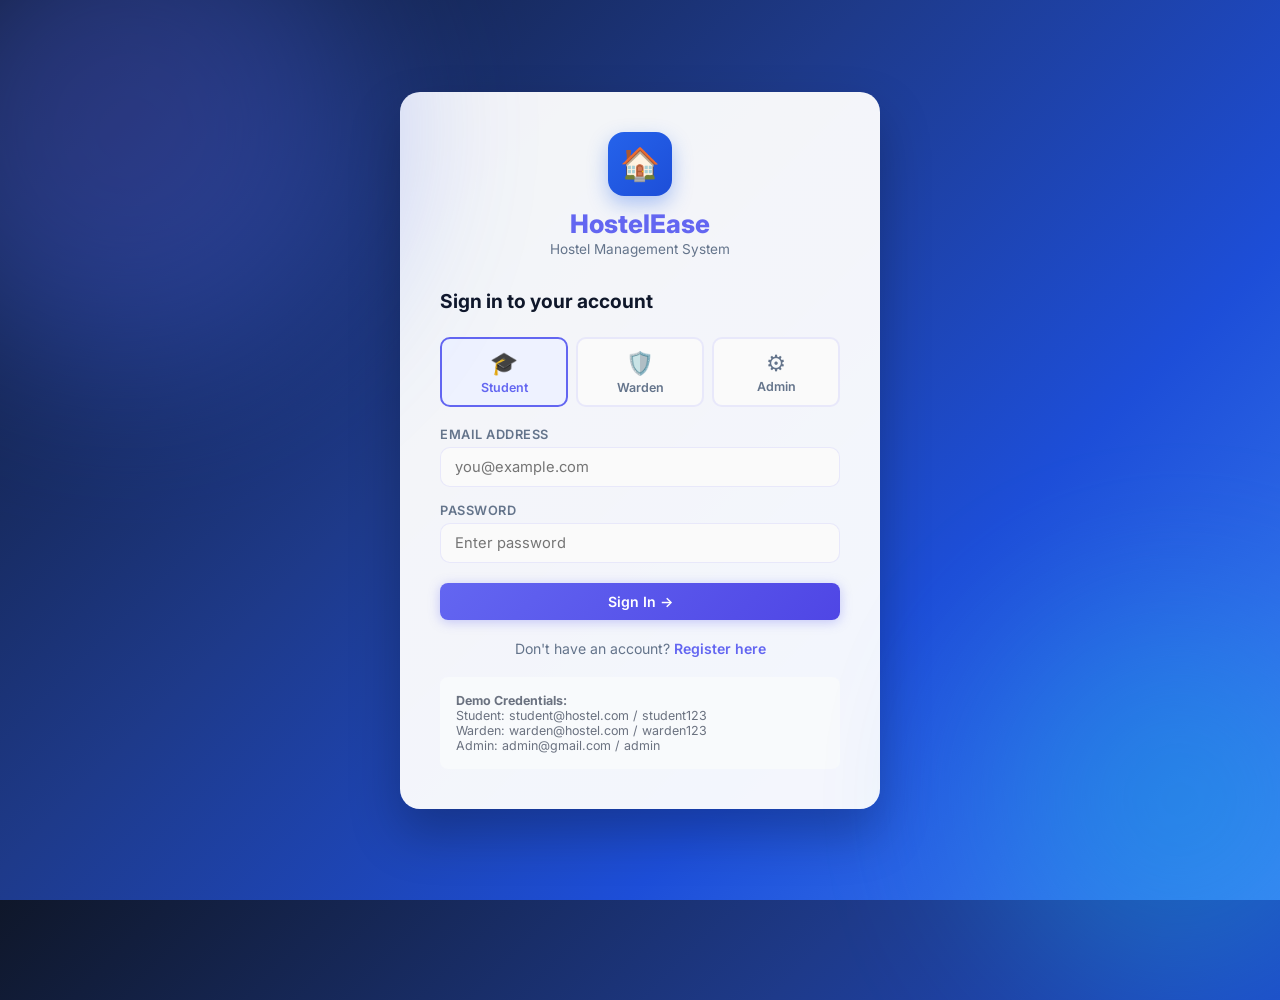
<file: index.html>
<!DOCTYPE html>
<html lang="en">
<head>
  <meta charset="UTF-8" />
  <meta name="viewport" content="width=device-width, initial-scale=1.0"/>
  <title>HostelEase</title>
  <script src="app.js"></script>
  <script>
    const u = Auth.current();
    if (u) {
      if (u.role === 'Student') location.href = 'student/dashboard.html';
      else if (u.role === 'Warden') location.href = 'warden/dashboard.html';
      else location.href = 'admin/dashboard.html';
    } else {
      location.href = 'login.html';
    }
  </script>
</head>
<body></body>
</html>
</file>
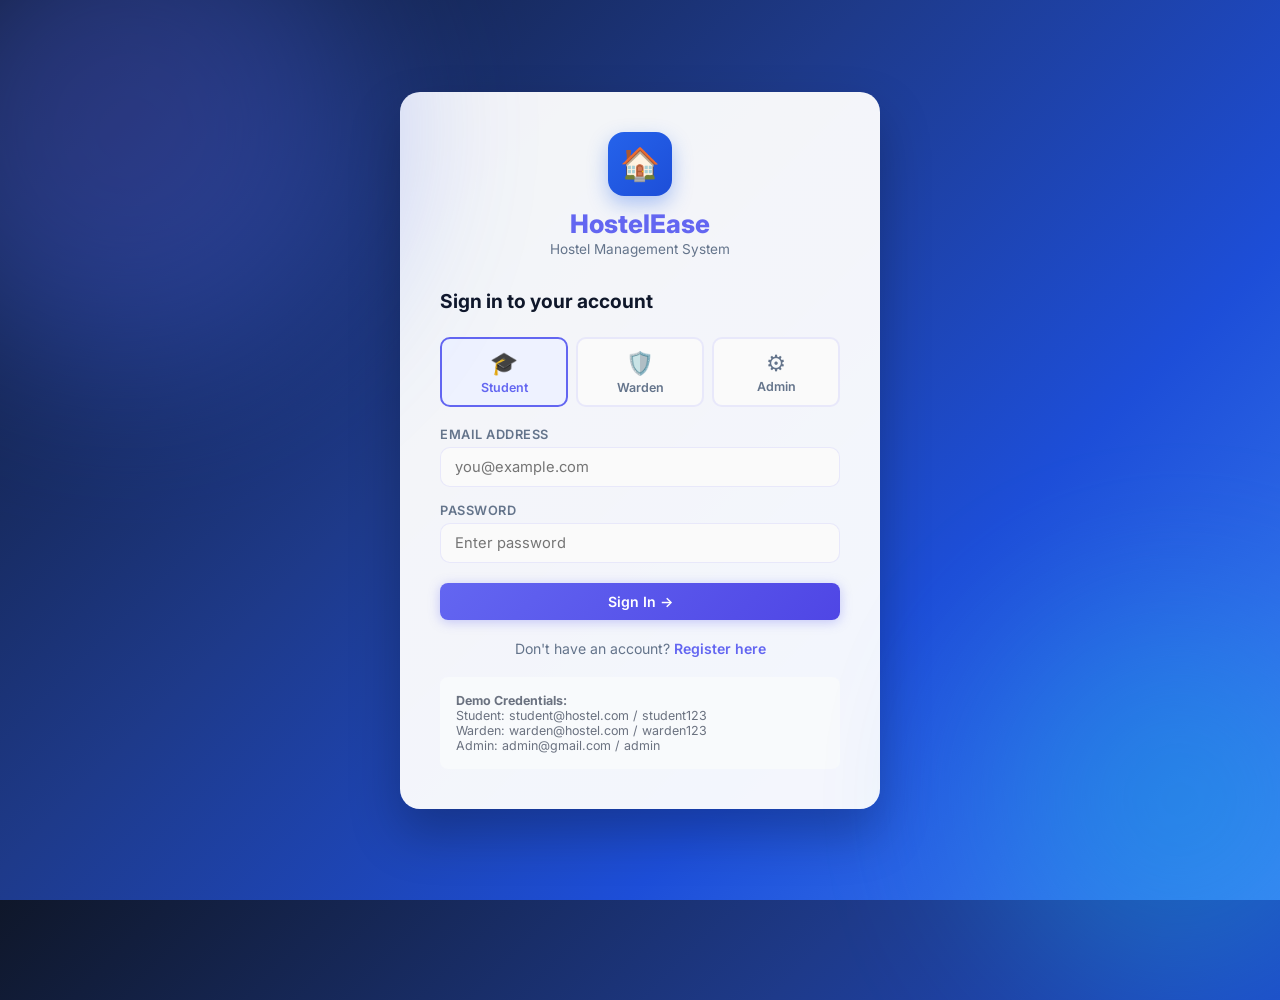
<file: login.html>
<!DOCTYPE html>
<html lang="en">
<head>
  <meta charset="UTF-8"/>
  <meta name="viewport" content="width=device-width, initial-scale=1.0"/>
  <title>Login — HostelEase</title>
  <link rel="stylesheet" href="style.css"/>
</head>
<body class="auth-page">

<div class="auth-box">
  <div class="auth-logo">
    <div class="logo-icon">🏠</div>
    <h1>HostelEase</h1>
    <p>Hostel Management System</p>
  </div>

  <p class="auth-title">Sign in to your account</p>

  <div class="role-grid">
    <div class="role-btn selected" onclick="selectRole(this,'Student')">
      <span class="ri">🎓</span>Student
    </div>
    <div class="role-btn" onclick="selectRole(this,'Warden')">
      <span class="ri">🛡️</span>Warden
    </div>
    <div class="role-btn" onclick="selectRole(this,'Admin')">
      <span class="ri">⚙️</span>Admin
    </div>
  </div>
  <input type="hidden" id="role" value="Student"/>

  <form id="loginForm" autocomplete="off">
    <div class="form-group" style="margin-bottom:1rem;">
      <label>Email Address</label>
      <input type="email" id="email" placeholder="you@example.com" required autocomplete="off"/>
    </div>
    <div class="form-group" style="margin-bottom:1.25rem;">
      <label>Password</label>
      <input type="password" id="password" placeholder="Enter password" required autocomplete="new-password"/>
    </div>
    <button type="submit" class="btn btn-primary" style="width:100%;justify-content:center;">
      Sign In →
    </button>
  </form>

  <div class="auth-link" id="reg-link">
    Don't have an account? <a href="register.html">Register here</a>
  </div>

  <div style="margin-top:0.5rem;text-align:center;font-size:0.78rem;color:#94a3b8;" id="reg-note"></div>

  <div style="margin-top:1.25rem;padding:1rem;background:#F8FAFC;border-radius:8px;font-size:0.78rem;color:#6B7280;">
    <strong>Demo Credentials:</strong><br/>
    Student: student@hostel.com / student123<br/>
    Warden: warden@hostel.com / warden123<br/>
    Admin: admin@gmail.com / admin
  </div>
</div>

<div id="toast"></div>
<script src="app.js"></script>
<script>
  // Clear fields on load
  window.addEventListener('load', () => {
    document.getElementById('email').value = '';
    document.getElementById('password').value = '';
  });

  function selectRole(el, role) {
    document.querySelectorAll('.role-btn').forEach(b => b.classList.remove('selected'));
    el.classList.add('selected');
    document.getElementById('role').value = role;
    const link = document.getElementById('reg-link');
    const note = document.getElementById('reg-note');
    if (role === 'Admin') {
      link.style.display = 'none';
      note.textContent = 'Admin accounts are managed by the system only.';
    } else {
      link.style.display = '';
      note.textContent = role === 'Warden' ? 'Warden registration requires the admin safe password.' : '';
    }
  }

  document.getElementById('loginForm').addEventListener('submit', function(e) {
    e.preventDefault();
    const email = document.getElementById('email').value.trim().toLowerCase();
    const password = document.getElementById('password').value;
    const role = document.getElementById('role').value;
    const users = Store.get('he_users');
    const user = users.find(u => u.email.toLowerCase() === email && u.password === password && u.role === role);
    if (!user) { toast('Invalid credentials or role mismatch', 'error'); return; }
    Auth.login(user);
    toast('Login successful!', 'success');
    setTimeout(() => {
      if (role === 'Student') location.href = 'student/dashboard.html';
      else if (role === 'Warden') location.href = 'warden/dashboard.html';
      else location.href = 'admin/dashboard.html';
    }, 600);
  });
</script>
</body>
</html>
</file>
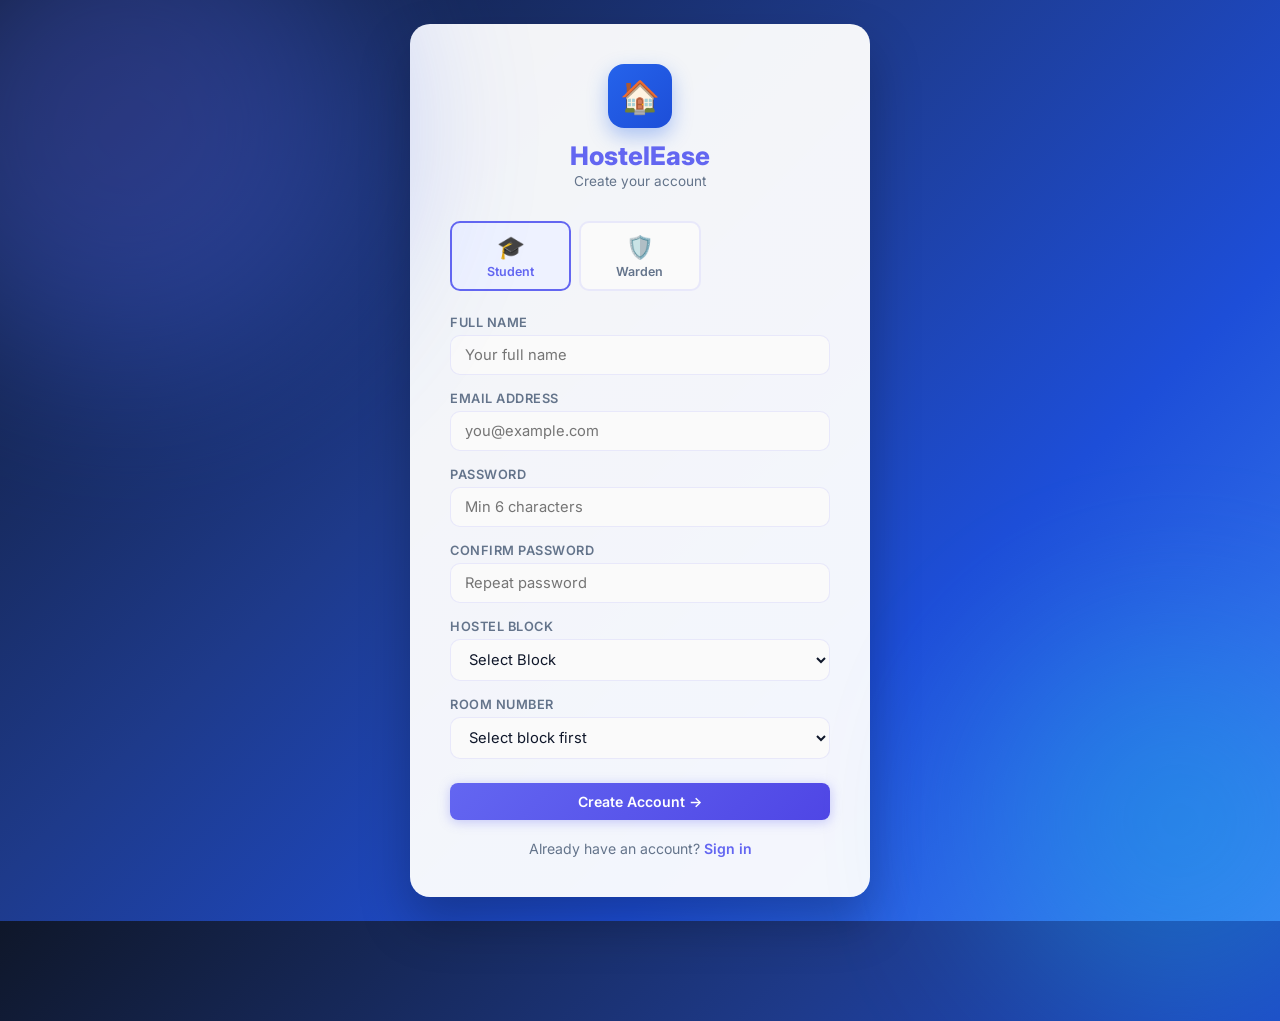
<file: register.html>
<!DOCTYPE html>
<html lang="en">
<head>
  <meta charset="UTF-8"/>
  <meta name="viewport" content="width=device-width, initial-scale=1.0"/>
  <title>Register — HostelEase</title>
  <link rel="stylesheet" href="style.css"/>
</head>
<body class="auth-page">

<div class="auth-box" style="max-width:460px;">
  <div class="auth-logo">
    <div class="logo-icon">🏠</div>
    <h1>HostelEase</h1>
    <p id="reg-subtitle">Create your account</p>
  </div>

  <!-- Role Toggle -->
  <div class="role-grid" style="margin-bottom:1.5rem;">
    <div class="role-btn selected" onclick="switchRegRole(this,'Student')">
      <span class="ri">🎓</span>Student
    </div>
    <div class="role-btn" onclick="switchRegRole(this,'Warden')">
      <span class="ri">🛡️</span>Warden
    </div>
  </div>

  <form id="regForm" autocomplete="off" style="display:flex;flex-direction:column;gap:1rem;">
    <!-- Common fields -->
    <div class="form-group">
      <label>Full Name</label>
      <input type="text" id="name" placeholder="Your full name" required/>
    </div>
    <div class="form-group">
      <label>Email Address</label>
      <input type="email" id="email" placeholder="you@example.com" required/>
    </div>
    <div class="form-group">
      <label>Password</label>
      <input type="password" id="password" placeholder="Min 6 characters" required minlength="6"/>
    </div>
    <div class="form-group">
      <label>Confirm Password</label>
      <input type="password" id="confirm" placeholder="Repeat password" required/>
    </div>

    <!-- Block (both roles) -->
    <div class="form-group">
      <label>Hostel Block</label>
      <select id="block" required onchange="populateRooms()">
        <option value="">Select Block</option>
        <option>A</option><option>B</option><option>C</option><option>D</option>
      </select>
    </div>

    <!-- Room (Student only) -->
    <div class="form-group" id="roomGroup">
      <label>Room Number</label>
      <select id="room" required>
        <option value="">Select block first</option>
      </select>
    </div>

    <!-- Admin safe password (Warden only) -->
    <div class="form-group" id="safePassGroup" style="display:none;">
      <label>Admin Safe Password</label>
      <input type="password" id="safePass" placeholder="Enter admin-set safe password"/>
      <small style="color:var(--muted);font-size:0.75rem;margin-top:4px;display:block;">Required to create a Warden account</small>
    </div>

    <button type="submit" class="btn btn-primary" style="width:100%;justify-content:center;margin-top:0.5rem;">
      Create Account →
    </button>
  </form>

  <div class="auth-link" style="margin-top:1.25rem;">
    Already have an account? <a href="login.html">Sign in</a>
  </div>
</div>

<div id="toast"></div>
<script src="app.js"></script>
<script>
  let currentRole = 'Student';

  function switchRegRole(el, role) {
    document.querySelectorAll('.role-btn').forEach(b => b.classList.remove('selected'));
    el.classList.add('selected');
    currentRole = role;
    document.getElementById('reg-subtitle').textContent =
      role === 'Student' ? 'Create your student account' : 'Create your warden account';
    document.getElementById('roomGroup').style.display = role === 'Student' ? '' : 'none';
    document.getElementById('room').required = role === 'Student';
    document.getElementById('safePassGroup').style.display = role === 'Warden' ? '' : 'none';
    // reset room when switching
    document.getElementById('block').value = '';
    document.getElementById('room').innerHTML = '<option value="">Select block first</option>';
  }

  function populateRooms() {
    const block = document.getElementById('block').value;
    const roomSel = document.getElementById('room');
    roomSel.innerHTML = '<option value="">Select Room</option>';
    if (!block || currentRole === 'Warden') return;
    for (let floor = 1; floor <= 8; floor++) {
      for (let num = 1; num <= 30; num++) {
        const opt = document.createElement('option');
        opt.value = `${block}-${floor * 100 + num}`;
        opt.textContent = opt.value;
        roomSel.appendChild(opt);
      }
    }
  }

  document.getElementById('regForm').addEventListener('submit', function(e) {
    e.preventDefault();
    const name     = document.getElementById('name').value.trim();
    const email    = document.getElementById('email').value.trim().toLowerCase();
    const password = document.getElementById('password').value;
    const confirm  = document.getElementById('confirm').value;
    const block    = document.getElementById('block').value;
    const room     = currentRole === 'Student' ? document.getElementById('room').value : '';

    if (password !== confirm) { toast('Passwords do not match', 'error'); return; }
    if (!block) { toast('Please select a block', 'error'); return; }
    if (currentRole === 'Student' && !room) { toast('Please select a room', 'error'); return; }

    if (currentRole === 'Warden') {
      const safePass = document.getElementById('safePass').value;
      const stored   = Store.getObj('he_admin_safe_pass') || 'admin';
      if (safePass !== stored) { toast('Incorrect admin safe password', 'error'); return; }
    }

    const users = Store.get('he_users');
    if (users.find(u => u.email.toLowerCase() === email)) { toast('Email already registered', 'error'); return; }

    const user = { id: uid(), name, email, password, role: currentRole, room, block };
    Store.add('he_users', user);
    Auth.login(user);
    toast('Account created!', 'success');
    setTimeout(() => {
      location.href = currentRole === 'Student' ? 'student/dashboard.html' : 'warden/dashboard.html';
    }, 700);
  });
</script>
</body>
</html>
</file>
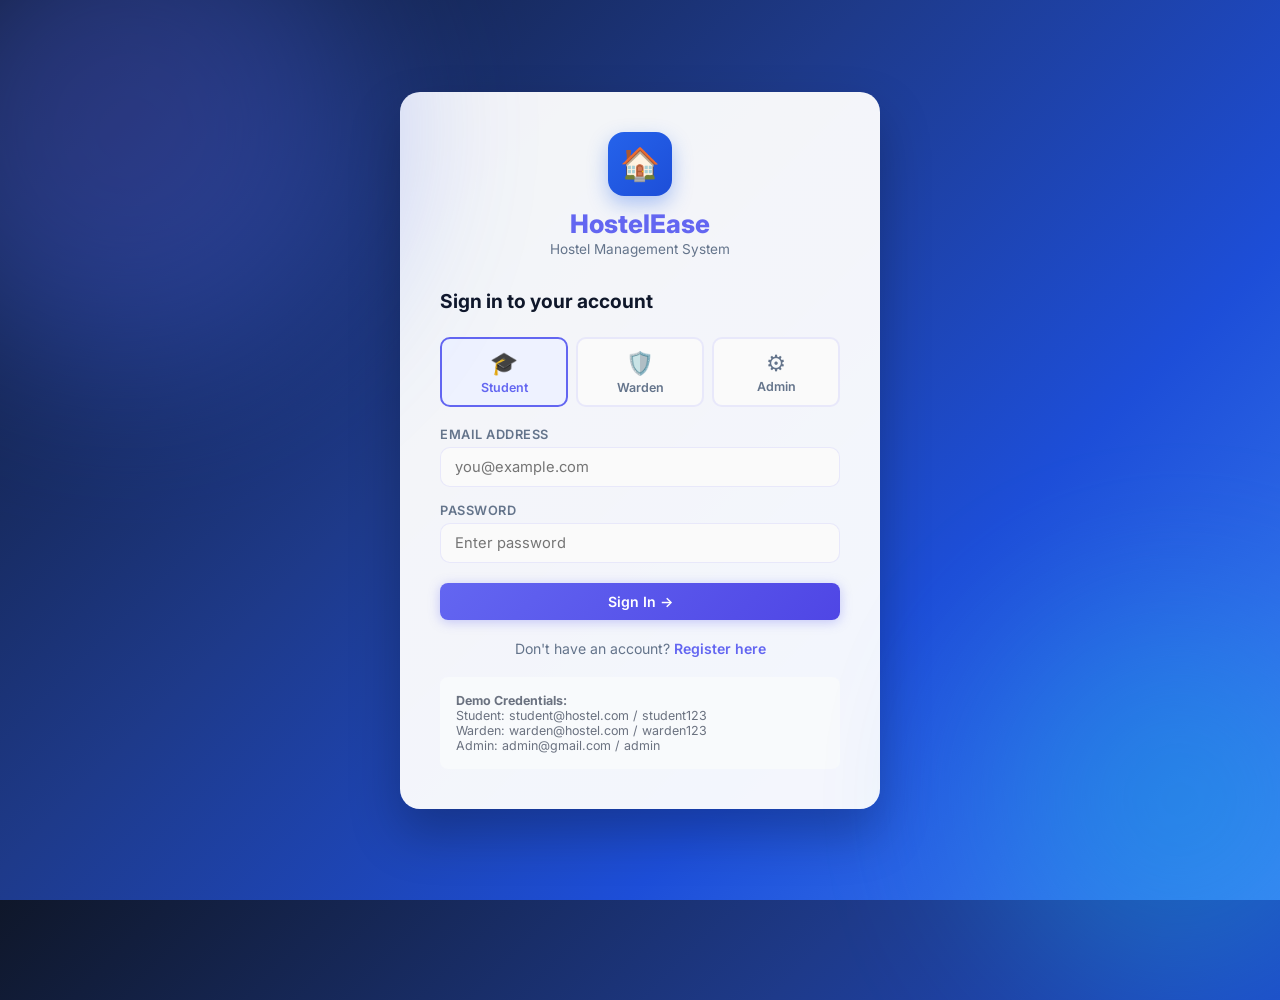
<file: admin/dashboard.html>
<!DOCTYPE html>
<html lang="en">
<head>
  <meta charset="UTF-8"/>
  <meta name="viewport" content="width=device-width, initial-scale=1.0"/>
  <title>Admin Dashboard — HostelEase</title>
  <link rel="stylesheet" href="../style.css"/>
</head>
<body>
<div class="app-layout">

  <aside class="sidebar">
    <div class="sidebar-logo">
      <a href="dashboard.html" class="brand">
        <div class="brand-icon">🏠</div>
        <div><div class="brand-name">HostelEase</div><div class="brand-sub">Admin Portal</div></div>
      </a>
    </div>
    <div class="sidebar-user">
      <div class="su-avatar" id="sb-avatar">A</div>
      <div class="su-name" id="sb-name">Admin</div>
      <div class="su-role" id="sb-role">Admin</div>
    </div>
    <nav class="sidebar-nav">
      <div class="nav-section-label">Main</div>
      <a href="dashboard.html" class="nav-item active"><span class="ni">📊</span> Dashboard</a>
      <div class="nav-section-label">Management</div>
      <a href="users.html" class="nav-item"><span class="ni">👥</span> Users</a>
      <a href="reports.html" class="nav-item"><span class="ni">📈</span> Reports</a>
      <div class="nav-section-label">Settings</div>
      <a href="#" class="nav-item" onclick="document.getElementById('safePassCard').scrollIntoView({behavior:'smooth'});return false;"><span class="ni">🔑</span> Safe Password</a>
    </nav>
    <div class="sidebar-footer">
      <button class="logout-btn" onclick="Auth.logout()"><span>🚪</span> Logout</button>
    </div>
  </aside>

  <div class="main-content">
    <header class="topbar">
      <div class="topbar-left">
        <h2>Admin Dashboard</h2>
        <p id="tb-greet">System overview</p>
      </div>
      <div class="topbar-right">
        <div class="topbar-avatar" id="tb-avatar">A</div>
      </div>
    </header>

    <div class="page-content">
      <!-- Stats -->
      <div class="stats-grid">
        <div class="stat-card blue">
          <div class="stat-icon-wrap">👥</div>
          <div><div class="stat-value" id="a-users">0</div><div class="stat-label">Total Users</div></div>
        </div>
        <div class="stat-card orange">
          <div class="stat-icon-wrap">📣</div>
          <div><div class="stat-value" id="a-complaints">0</div><div class="stat-label">Complaints</div></div>
        </div>
        <div class="stat-card cyan">
          <div class="stat-icon-wrap">📋</div>
          <div><div class="stat-value" id="a-leaves">0</div><div class="stat-label">Leave Requests</div></div>
        </div>
        <div class="stat-card red">
          <div class="stat-icon-wrap">🚪</div>
          <div><div class="stat-value" id="a-outpasses">0</div><div class="stat-label">Outpass Requests</div></div>
        </div>
        <div class="stat-card green">
          <div class="stat-icon-wrap">✅</div>
          <div><div class="stat-value" id="a-resolved">0</div><div class="stat-label">Resolved</div></div>
        </div>
      </div>

      <!-- Charts Row -->
      <div style="display:grid;grid-template-columns:1fr 1fr;gap:1.25rem;margin-bottom:1.25rem;">
        <!-- Complaint by Category -->
        <div class="card">
          <div class="card-header">
            <div><div class="card-title">Complaints by Category</div></div>
          </div>
          <div id="catChart" style="display:flex;flex-direction:column;gap:8px;"></div>
        </div>

        <!-- Request Status Breakdown -->
        <div class="card">
          <div class="card-header">
            <div><div class="card-title">Request Status Overview</div></div>
          </div>
          <div id="statusChart" style="display:flex;flex-direction:column;gap:8px;"></div>
        </div>
      </div>

      <!-- Tables Row -->
      <div style="display:grid;grid-template-columns:1fr 1fr;gap:1.25rem;">
        <!-- Recent Complaints -->
        <div class="card">
          <div class="card-header">
            <div><div class="card-title">Recent Complaints</div></div>
            <a href="../warden/complaints.html" class="btn btn-ghost btn-sm">Manage</a>
          </div>
          <div class="table-wrap">
            <table>
              <thead><tr><th>Student</th><th>Category</th><th>Status</th><th>Date</th></tr></thead>
              <tbody id="recentComplaintsBody"></tbody>
            </table>
          </div>
        </div>

        <!-- Recent Leave/Outpass -->
        <div class="card">
          <div class="card-header">
            <div><div class="card-title">Recent Requests</div></div>
          </div>
          <div class="table-wrap">
            <table>
              <thead><tr><th>Student</th><th>Type</th><th>Status</th><th>Date</th></tr></thead>
              <tbody id="recentRequestsBody"></tbody>
            </table>
          </div>
        </div>
      </div>
      <!-- Safe Password Card -->
      <div class="card" id="safePassCard" style="max-width:420px;">
        <div class="card-header">
          <div><div class="card-title">🔑 Warden Registration Safe Password</div><div class="card-sub">This password is required when a warden creates an account</div></div>
        </div>
        <div class="form-group" style="margin-bottom:1rem;">
          <label>New Safe Password</label>
          <input type="password" id="newSafePass" placeholder="Set a new safe password"/>
        </div>
        <button class="btn btn-primary btn-sm" onclick="saveSafePass()">💾 Save Safe Password</button>
        <div id="safePassCurrent" style="margin-top:0.75rem;font-size:0.8rem;color:var(--muted);"></div>
      </div>
    </div>
  </div>
</div>

<div id="toast"></div>
<script src="../app.js"></script>
<script>
  Auth.require('Admin');
  initSidebar();

  function barRow(label, value, max, color) {
    const pct = max ? Math.round((value / max) * 100) : 0;
    return `
      <div style="display:flex;align-items:center;gap:10px;font-size:0.82rem;">
        <div style="width:90px;color:var(--muted);flex-shrink:0;">${label}</div>
        <div style="flex:1;background:var(--secondary);border-radius:20px;height:10px;overflow:hidden;">
          <div style="width:${pct}%;background:${color};height:100%;border-radius:20px;transition:width 0.5s;"></div>
        </div>
        <div style="width:28px;text-align:right;font-weight:700;">${value}</div>
      </div>`;
  }

  function load() {
    const users = Store.get('he_users');
    const complaints = Store.get('he_complaints');
    const leaves = Store.get('he_leaves');
    const outpasses = Store.get('he_outpasses');

    document.getElementById('a-users').textContent = users.length;
    document.getElementById('a-complaints').textContent = complaints.length;
    document.getElementById('a-leaves').textContent = leaves.length;
    document.getElementById('a-outpasses').textContent = outpasses.length;
    document.getElementById('a-resolved').textContent =
      complaints.filter(c => c.status === 'Resolved').length +
      leaves.filter(l => l.status === 'Approved').length +
      outpasses.filter(o => o.status === 'Approved').length;

    // Category chart
    const cats = ['Electricity','Water','Furniture','Cleaning','Internet','Other'];
    const catColors = ['#F59E0B','#06B6D4','#8B5CF6','#22C55E','#2563EB','#6B7280'];
    const maxCat = Math.max(...cats.map(c => complaints.filter(x => x.category === c).length), 1);
    document.getElementById('catChart').innerHTML = cats.map((c, i) =>
      barRow(c, complaints.filter(x => x.category === c).length, maxCat, catColors[i])
    ).join('');

    // Status chart
    const statusData = [
      { label: 'Pending', val: complaints.filter(c=>c.status==='Pending').length + leaves.filter(l=>l.status==='Pending').length + outpasses.filter(o=>o.status==='Pending').length, color: '#F59E0B' },
      { label: 'Approved', val: leaves.filter(l=>l.status==='Approved').length + outpasses.filter(o=>o.status==='Approved').length, color: '#22C55E' },
      { label: 'Rejected', val: leaves.filter(l=>l.status==='Rejected').length + outpasses.filter(o=>o.status==='Rejected').length, color: '#EF4444' },
      { label: 'Resolved', val: complaints.filter(c=>c.status==='Resolved').length, color: '#2563EB' },
      { label: 'In Progress', val: complaints.filter(c=>c.status==='In Progress').length, color: '#06B6D4' },
    ];
    const maxSt = Math.max(...statusData.map(s => s.val), 1);
    document.getElementById('statusChart').innerHTML = statusData.map(s =>
      barRow(s.label, s.val, maxSt, s.color)
    ).join('');

    // Recent complaints table
    document.getElementById('recentComplaintsBody').innerHTML = complaints.slice(0,6).map(c => `
      <tr>
        <td>${c.userName}</td>
        <td>${c.category}</td>
        <td>${badge(c.status)}</td>
        <td style="font-size:0.78rem;color:var(--muted);">${fmt(c.createdAt)}</td>
      </tr>`).join('') || '<tr><td colspan="4" style="text-align:center;color:var(--muted);padding:1.5rem;">No data</td></tr>';

    // Recent requests table
    const allReqs = [
      ...leaves.slice(0,4).map(l => ({ ...l, _t: 'Leave' })),
      ...outpasses.slice(0,4).map(o => ({ ...o, _t: 'Outpass' }))
    ].sort((a,b) => b.createdAt - a.createdAt).slice(0,6);

    document.getElementById('recentRequestsBody').innerHTML = allReqs.map(r => `
      <tr>
        <td>${r.userName}</td>
        <td>${r._t}</td>
        <td>${badge(r.status)}</td>
        <td style="font-size:0.78rem;color:var(--muted);">${fmt(r.createdAt)}</td>
      </tr>`).join('') || '<tr><td colspan="4" style="text-align:center;color:var(--muted);padding:1.5rem;">No data</td></tr>';
  }

  load();

  function saveSafePass() {
    const val = document.getElementById('newSafePass').value.trim();
    if (!val) { toast('Enter a password', 'error'); return; }
    Store.setObj('he_admin_safe_pass', val);
    document.getElementById('newSafePass').value = '';
    document.getElementById('safePassCurrent').textContent = '✅ Safe password updated successfully.';
    toast('Safe password saved!');
  }

  // show current status
  const cur = Store.getObj('he_admin_safe_pass');
  document.getElementById('safePassCurrent').textContent = cur ? '✅ A safe password is currently set.' : '⚠️ No safe password set yet (default: admin)';
</script>
</body>
</html>
</file>
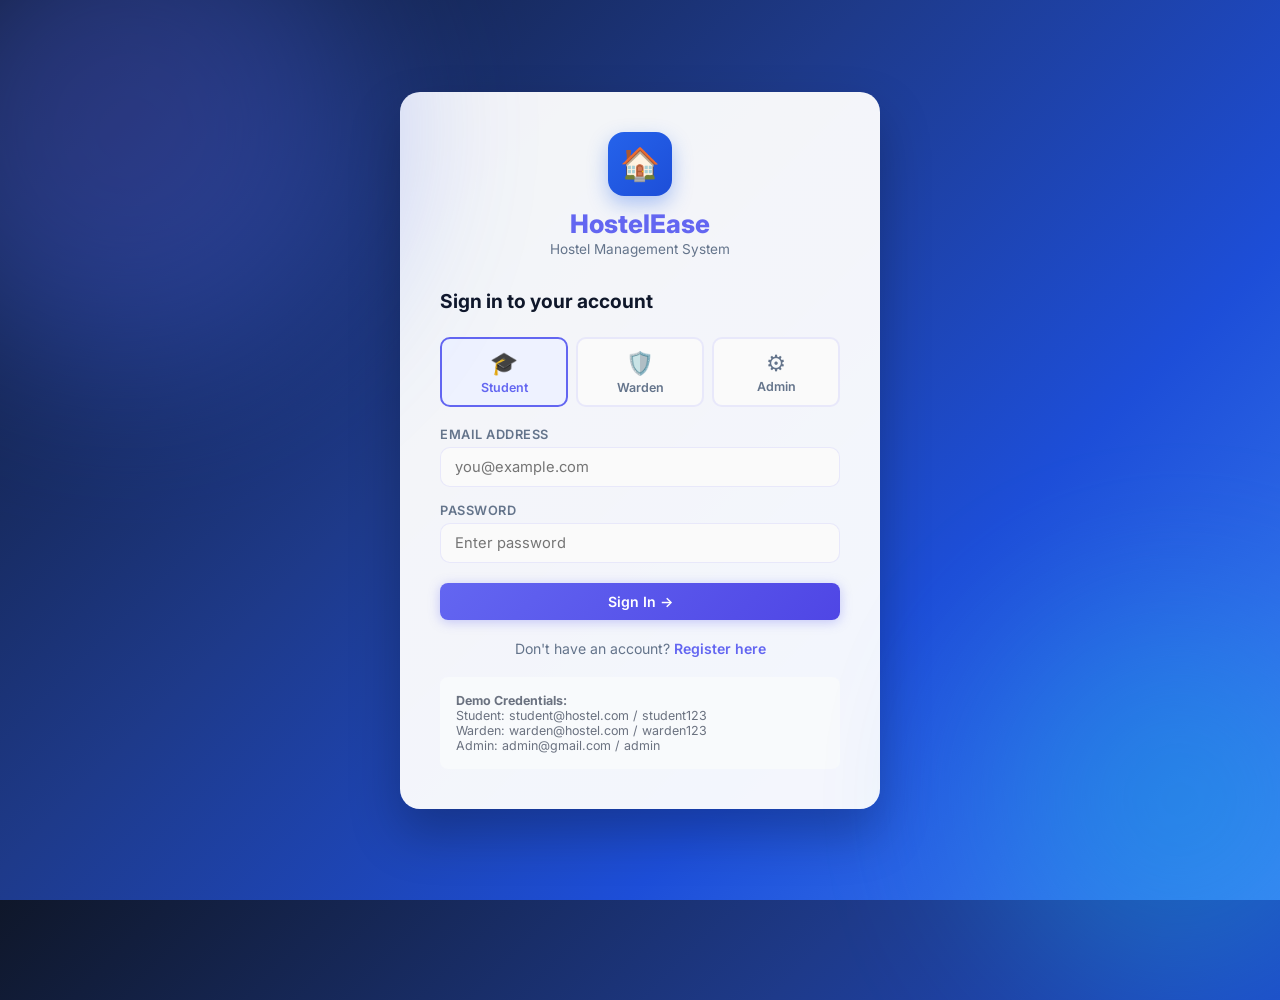
<file: admin/reports.html>
<!DOCTYPE html>
<html lang="en">
<head>
  <meta charset="UTF-8"/>
  <meta name="viewport" content="width=device-width, initial-scale=1.0"/>
  <title>Reports — Admin — HostelEase</title>
  <link rel="stylesheet" href="../style.css"/>
</head>
<body>
<div class="app-layout">

  <aside class="sidebar">
    <div class="sidebar-logo">
      <a href="dashboard.html" class="brand">
        <div class="brand-icon">🏠</div>
        <div><div class="brand-name">HostelEase</div><div class="brand-sub">Admin Portal</div></div>
      </a>
    </div>
    <div class="sidebar-user">
      <div class="su-avatar" id="sb-avatar">A</div>
      <div class="su-name" id="sb-name">Admin</div>
      <div class="su-role" id="sb-role">Admin</div>
    </div>
    <nav class="sidebar-nav">
      <div class="nav-section-label">Main</div>
      <a href="dashboard.html" class="nav-item"><span class="ni">📊</span> Dashboard</a>
      <div class="nav-section-label">Management</div>
      <a href="users.html" class="nav-item"><span class="ni">👥</span> Users</a>
      <a href="reports.html" class="nav-item active"><span class="ni">📈</span> Reports</a>
    </nav>
    <div class="sidebar-footer">
      <button class="logout-btn" onclick="Auth.logout()"><span>🚪</span> Logout</button>
    </div>
  </aside>

  <div class="main-content">
    <header class="topbar">
      <div class="topbar-left">
        <h2>Reports & Analytics</h2>
        <p id="tb-greet">System-wide data overview</p>
      </div>
      <div class="topbar-right">
        <button class="btn btn-primary btn-sm" onclick="exportCSV()">⬇️ Export CSV</button>
        <div class="topbar-avatar" id="tb-avatar">A</div>
      </div>
    </header>

    <div class="page-content">
      <div class="tabs">
        <button class="tab-btn active" onclick="switchTab('complaints')">📣 Complaints</button>
        <button class="tab-btn" onclick="switchTab('leaves')">📋 Leave</button>
        <button class="tab-btn" onclick="switchTab('outpasses')">🚪 Outpass</button>
        <button class="tab-btn" onclick="switchTab('activity')">📊 Activity Log</button>
      </div>

      <!-- Complaints Report -->
      <div id="tab-complaints">
        <div class="stats-grid" style="grid-template-columns:repeat(3,1fr);margin-bottom:1.25rem;">
          <div class="stat-card orange"><div class="stat-icon-wrap">⏳</div><div><div class="stat-value" id="rc-pending">0</div><div class="stat-label">Pending</div></div></div>
          <div class="stat-card blue"><div class="stat-icon-wrap">🔧</div><div><div class="stat-value" id="rc-progress">0</div><div class="stat-label">In Progress</div></div></div>
          <div class="stat-card green"><div class="stat-icon-wrap">✅</div><div><div class="stat-value" id="rc-resolved">0</div><div class="stat-label">Resolved</div></div></div>
        </div>
        <div class="card">
          <div class="card-header"><div class="card-title">All Complaints</div></div>
          <div class="table-wrap">
            <table>
              <thead><tr><th>#</th><th>Student</th><th>Room</th><th>Category</th><th>Subject</th><th>Priority</th><th>Status</th><th>Date</th><th>Remarks</th></tr></thead>
              <tbody id="complaintsBody"></tbody>
            </table>
          </div>
        </div>
      </div>

      <!-- Leave Report -->
      <div id="tab-leaves" style="display:none;">
        <div class="stats-grid" style="grid-template-columns:repeat(3,1fr);margin-bottom:1.25rem;">
          <div class="stat-card orange"><div class="stat-icon-wrap">⏳</div><div><div class="stat-value" id="rl-pending">0</div><div class="stat-label">Pending</div></div></div>
          <div class="stat-card green"><div class="stat-icon-wrap">✅</div><div><div class="stat-value" id="rl-approved">0</div><div class="stat-label">Approved</div></div></div>
          <div class="stat-card red"><div class="stat-icon-wrap">❌</div><div><div class="stat-value" id="rl-rejected">0</div><div class="stat-label">Rejected</div></div></div>
        </div>
        <div class="card">
          <div class="card-header"><div class="card-title">All Leave Requests</div></div>
          <div class="table-wrap">
            <table>
              <thead><tr><th>#</th><th>Student</th><th>Room</th><th>Type</th><th>From</th><th>To</th><th>Days</th><th>Status</th><th>Date</th></tr></thead>
              <tbody id="leavesBody"></tbody>
            </table>
          </div>
        </div>
      </div>

      <!-- Outpass Report -->
      <div id="tab-outpasses" style="display:none;">
        <div class="stats-grid" style="grid-template-columns:repeat(3,1fr);margin-bottom:1.25rem;">
          <div class="stat-card orange"><div class="stat-icon-wrap">⏳</div><div><div class="stat-value" id="ro-pending">0</div><div class="stat-label">Pending</div></div></div>
          <div class="stat-card green"><div class="stat-icon-wrap">✅</div><div><div class="stat-value" id="ro-approved">0</div><div class="stat-label">Approved</div></div></div>
          <div class="stat-card red"><div class="stat-icon-wrap">❌</div><div><div class="stat-value" id="ro-rejected">0</div><div class="stat-label">Rejected</div></div></div>
        </div>
        <div class="card">
          <div class="card-header"><div class="card-title">All Outpass Requests</div></div>
          <div class="table-wrap">
            <table>
              <thead><tr><th>#</th><th>Student</th><th>Room</th><th>Date</th><th>Return</th><th>Destination</th><th>Status</th><th>Submitted</th></tr></thead>
              <tbody id="outpassesBody"></tbody>
            </table>
          </div>
        </div>
      </div>

      <!-- Activity Log -->
      <div id="tab-activity" style="display:none;">
        <div class="card">
          <div class="card-header"><div class="card-title">System Activity Log</div></div>
          <div id="activityLog"></div>
        </div>
      </div>
    </div>
  </div>
</div>

<div id="toast"></div>
<script src="../app.js"></script>
<script>
  Auth.require('Admin');
  initSidebar();
  let currentTab = 'complaints';

  const tabs = ['complaints','leaves','outpasses','activity'];

  function switchTab(t) {
    currentTab = t;
    tabs.forEach(x => document.getElementById(`tab-${x}`).style.display = x === t ? '' : 'none');
    document.querySelectorAll('.tab-btn').forEach((b, i) => b.classList.toggle('active', tabs[i] === t));
    render();
  }

  function render() {
    const complaints = Store.get('he_complaints');
    const leaves = Store.get('he_leaves');
    const outpasses = Store.get('he_outpasses');

    if (currentTab === 'complaints') {
      document.getElementById('rc-pending').textContent = complaints.filter(c=>c.status==='Pending').length;
      document.getElementById('rc-progress').textContent = complaints.filter(c=>c.status==='In Progress').length;
      document.getElementById('rc-resolved').textContent = complaints.filter(c=>c.status==='Resolved').length;
      document.getElementById('complaintsBody').innerHTML = complaints.map((c,i) => `
        <tr>
          <td>${i+1}</td><td>${c.userName}</td><td>${c.userRoom||'—'}</td>
          <td>${c.category}</td><td>${c.subject}</td>
          <td>${c.priority}</td><td>${badge(c.status)}</td>
          <td style="font-size:0.78rem;">${fmt(c.createdAt)}</td>
          <td style="font-size:0.78rem;color:var(--muted);">${c.remarks||'—'}</td>
        </tr>`).join('') || '<tr><td colspan="9" style="text-align:center;padding:2rem;color:var(--muted);">No data</td></tr>';
    }

    if (currentTab === 'leaves') {
      document.getElementById('rl-pending').textContent = leaves.filter(l=>l.status==='Pending').length;
      document.getElementById('rl-approved').textContent = leaves.filter(l=>l.status==='Approved').length;
      document.getElementById('rl-rejected').textContent = leaves.filter(l=>l.status==='Rejected').length;
      document.getElementById('leavesBody').innerHTML = leaves.map((l,i) => `
        <tr>
          <td>${i+1}</td><td>${l.userName}</td><td>${l.userRoom||'—'}</td>
          <td>${l.leaveType}</td><td>${fmt(l.fromDate)}</td><td>${fmt(l.toDate)}</td>
          <td><strong>${l.days}</strong></td><td>${badge(l.status)}</td>
          <td style="font-size:0.78rem;">${fmt(l.createdAt)}</td>
        </tr>`).join('') || '<tr><td colspan="9" style="text-align:center;padding:2rem;color:var(--muted);">No data</td></tr>';
    }

    if (currentTab === 'outpasses') {
      document.getElementById('ro-pending').textContent = outpasses.filter(o=>o.status==='Pending').length;
      document.getElementById('ro-approved').textContent = outpasses.filter(o=>o.status==='Approved').length;
      document.getElementById('ro-rejected').textContent = outpasses.filter(o=>o.status==='Rejected').length;
      document.getElementById('outpassesBody').innerHTML = outpasses.map((o,i) => `
        <tr>
          <td>${i+1}</td><td>${o.userName}</td><td>${o.userRoom||'—'}</td>
          <td>${fmt(o.date)}</td><td>${o.returnTime}</td><td>${o.destination}</td>
          <td>${badge(o.status)}</td><td style="font-size:0.78rem;">${fmt(o.createdAt)}</td>
        </tr>`).join('') || '<tr><td colspan="8" style="text-align:center;padding:2rem;color:var(--muted);">No data</td></tr>';
    }

    if (currentTab === 'activity') {
      const all = [
        ...complaints.map(c => ({ time: c.createdAt, text: `📣 <strong>${c.userName}</strong> filed complaint: "${c.subject}" — ${badge(c.status)}` })),
        ...leaves.map(l => ({ time: l.createdAt, text: `📋 <strong>${l.userName}</strong> applied for ${l.leaveType} leave — ${badge(l.status)}` })),
        ...outpasses.map(o => ({ time: o.createdAt, text: `🚪 <strong>${o.userName}</strong> requested outpass to ${o.destination} — ${badge(o.status)}` })),
      ].sort((a,b) => b.time - a.time).slice(0, 50);

      document.getElementById('activityLog').innerHTML = all.length ? all.map(a => `
        <div class="activity-item">
          <div class="activity-dot"></div>
          <div>
            <div class="activity-text">${a.text}</div>
            <div class="activity-time">${new Date(a.time).toLocaleString('en-IN')}</div>
          </div>
        </div>`).join('') : '<div class="empty-state"><div class="es-icon">📭</div><p>No activity yet.</p></div>';
    }
  }

  function exportCSV() {
    const complaints = Store.get('he_complaints');
    const leaves = Store.get('he_leaves');
    const outpasses = Store.get('he_outpasses');

    let csv = 'Type,Student,Room,Details,Status,Date\n';
    complaints.forEach(c => csv += `Complaint,${c.userName},${c.userRoom||''},${c.category}: ${c.subject},${c.status},${fmt(c.createdAt)}\n`);
    leaves.forEach(l => csv += `Leave,${l.userName},${l.userRoom||''},${l.leaveType} (${l.days} days),${l.status},${fmt(l.createdAt)}\n`);
    outpasses.forEach(o => csv += `Outpass,${o.userName},${o.userRoom||''},${o.destination},${o.status},${fmt(o.createdAt)}\n`);

    const blob = new Blob([csv], { type: 'text/csv' });
    const a = document.createElement('a');
    a.href = URL.createObjectURL(blob);
    a.download = `HostelEase_Report_${today()}.csv`;
    a.click();
    toast('Report exported!');
  }

  render();
</script>
</body>
</html>
</file>
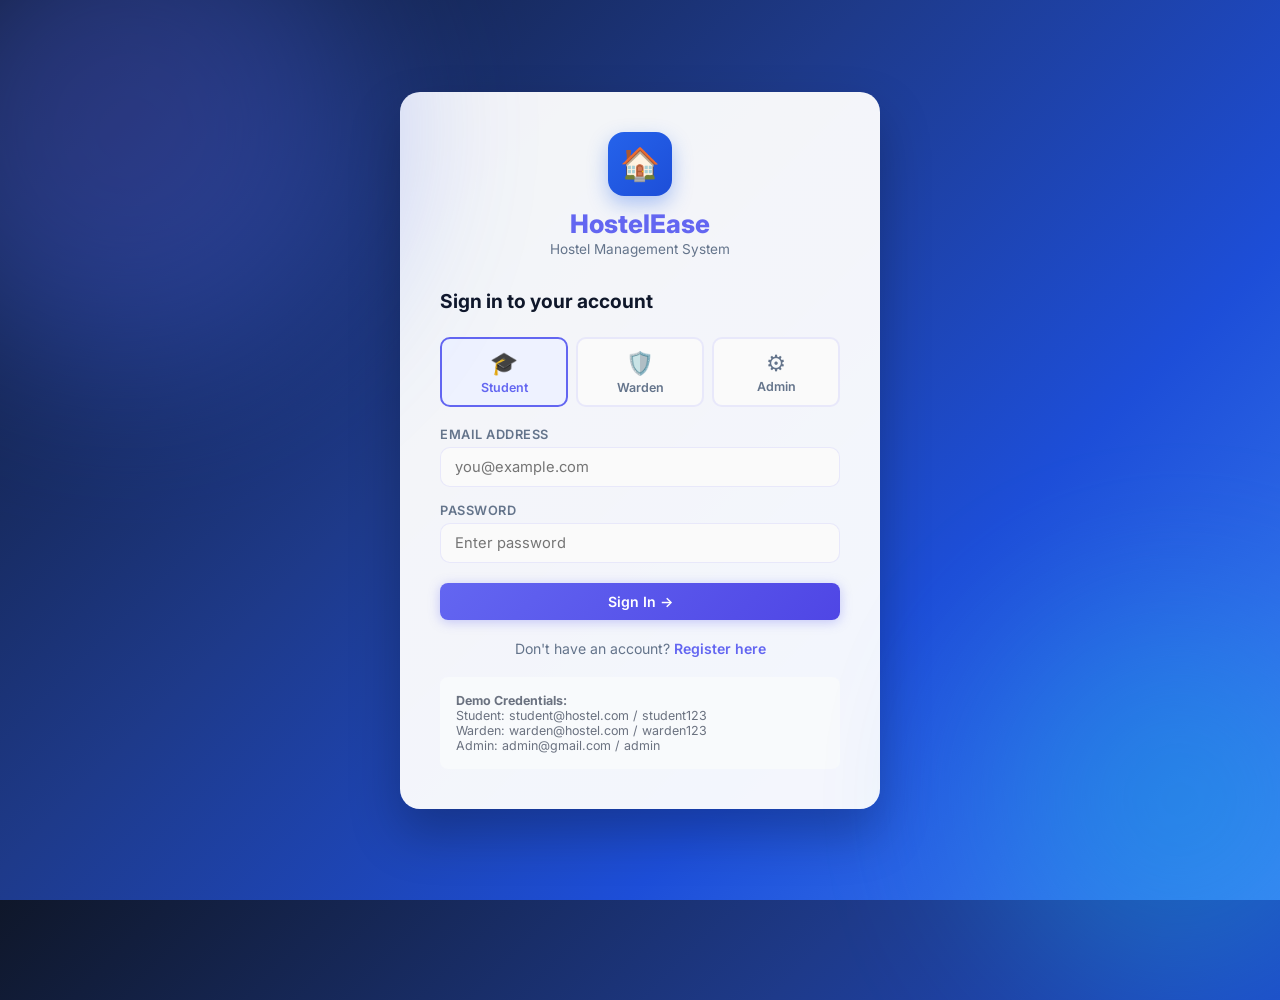
<file: admin/users.html>
<!DOCTYPE html>
<html lang="en">
<head>
  <meta charset="UTF-8"/>
  <meta name="viewport" content="width=device-width, initial-scale=1.0"/>
  <title>User Management — Admin — HostelEase</title>
  <link rel="stylesheet" href="../style.css"/>
</head>
<body>
<div class="app-layout">

  <aside class="sidebar">
    <div class="sidebar-logo">
      <a href="dashboard.html" class="brand">
        <div class="brand-icon">🏠</div>
        <div><div class="brand-name">HostelEase</div><div class="brand-sub">Admin Portal</div></div>
      </a>
    </div>
    <div class="sidebar-user">
      <div class="su-avatar" id="sb-avatar">A</div>
      <div class="su-name" id="sb-name">Admin</div>
      <div class="su-role" id="sb-role">Admin</div>
    </div>
    <nav class="sidebar-nav">
      <div class="nav-section-label">Main</div>
      <a href="dashboard.html" class="nav-item"><span class="ni">📊</span> Dashboard</a>
      <div class="nav-section-label">Management</div>
      <a href="users.html" class="nav-item active"><span class="ni">👥</span> Users</a>
      <a href="reports.html" class="nav-item"><span class="ni">📈</span> Reports</a>
    </nav>
    <div class="sidebar-footer">
      <button class="logout-btn" onclick="Auth.logout()"><span>🚪</span> Logout</button>
    </div>
  </aside>

  <div class="main-content">
    <header class="topbar">
      <div class="topbar-left">
        <h2>User Management</h2>
        <p id="tb-greet">Manage all system users</p>
      </div>
      <div class="topbar-right">
        <button class="btn btn-primary btn-sm" onclick="openModal('addModal')">+ Add User</button>
        <div class="topbar-avatar" id="tb-avatar">A</div>
      </div>
    </header>

    <div class="page-content">
      <div class="stats-grid" style="grid-template-columns:repeat(3,1fr);margin-bottom:1.25rem;">
        <div class="stat-card blue">
          <div class="stat-icon-wrap">🎓</div>
          <div><div class="stat-value" id="cnt-students">0</div><div class="stat-label">Students</div></div>
        </div>
        <div class="stat-card cyan">
          <div class="stat-icon-wrap">🛡️</div>
          <div><div class="stat-value" id="cnt-wardens">0</div><div class="stat-label">Wardens</div></div>
        </div>
        <div class="stat-card orange">
          <div class="stat-icon-wrap">⚙️</div>
          <div><div class="stat-value" id="cnt-admins">0</div><div class="stat-label">Admins</div></div>
        </div>
      </div>

      <div class="card">
        <div class="card-header">
          <div><div class="card-title">All Users</div></div>
          <div style="display:flex;gap:8px;align-items:center;">
            <input type="text" id="searchInput" placeholder="Search by name or email..." oninput="render()"
              style="padding:7px 12px;font-size:0.82rem;border-radius:8px;border:1.5px solid var(--border);width:220px;"/>
            <select id="roleFilter" onchange="render()" style="padding:7px 12px;font-size:0.82rem;border-radius:8px;border:1.5px solid var(--border);">
              <option value="">All Roles</option>
              <option>Student</option><option>Warden</option><option>Admin</option>
            </select>
          </div>
        </div>
        <div class="table-wrap">
          <table>
            <thead>
              <tr><th>#</th><th>Name</th><th>Email</th><th>Role</th><th>Room</th><th>Block</th><th>Actions</th></tr>
            </thead>
            <tbody id="userBody"></tbody>
          </table>
        </div>
        <div id="emptyState" class="empty-state" style="display:none;">
          <div class="es-icon">👥</div><p>No users found.</p>
        </div>
      </div>
    </div>
  </div>
</div>

<!-- Add User Modal -->
<div class="modal-overlay" id="addModal">
  <div class="modal">
    <div class="modal-header">
      <h3>Add New User</h3>
      <button class="modal-close" onclick="closeModal('addModal')">✕</button>
    </div>
    <form id="addForm">
      <div class="form-grid">
        <div class="form-group">
          <label>Full Name</label>
          <input type="text" id="aName" required/>
        </div>
        <div class="form-group">
          <label>Email</label>
          <input type="email" id="aEmail" required/>
        </div>
        <div class="form-group">
          <label>Password</label>
          <input type="password" id="aPassword" required minlength="6"/>
        </div>
        <div class="form-group">
          <label>Role</label>
          <select id="aRole">
            <option>Student</option><option>Warden</option><option>Admin</option>
          </select>
        </div>
        <div class="form-group">
          <label>Room Number</label>
          <input type="text" id="aRoom" placeholder="e.g. A-204"/>
        </div>
        <div class="form-group">
          <label>Block</label>
          <select id="aBlock">
            <option value="">—</option>
            <option>A</option><option>B</option><option>C</option><option>D</option>
          </select>
        </div>
      </div>
      <div style="display:flex;gap:8px;margin-top:1rem;">
        <button type="submit" class="btn btn-primary">Add User</button>
        <button type="button" class="btn btn-ghost" onclick="closeModal('addModal')">Cancel</button>
      </div>
    </form>
  </div>
</div>

<!-- Edit User Modal -->
<div class="modal-overlay" id="editModal">
  <div class="modal">
    <div class="modal-header">
      <h3>Edit User</h3>
      <button class="modal-close" onclick="closeModal('editModal')">✕</button>
    </div>
    <input type="hidden" id="editId"/>
    <div class="form-grid">
      <div class="form-group">
        <label>Full Name</label>
        <input type="text" id="eName"/>
      </div>
      <div class="form-group">
        <label>Email</label>
        <input type="email" id="eEmail"/>
      </div>
      <div class="form-group">
        <label>Role</label>
        <select id="eRole">
          <option>Student</option><option>Warden</option><option>Admin</option>
        </select>
      </div>
      <div class="form-group">
        <label>Room</label>
        <input type="text" id="eRoom"/>
      </div>
    </div>
    <div style="display:flex;gap:8px;margin-top:1rem;">
      <button class="btn btn-primary" onclick="saveEdit()">💾 Save</button>
      <button class="btn btn-ghost" onclick="closeModal('editModal')">Cancel</button>
    </div>
  </div>
</div>

<div id="toast"></div>
<script src="../app.js"></script>
<script>
  Auth.require('Admin');
  initSidebar();

  function render() {
    const search = document.getElementById('searchInput').value.toLowerCase();
    const roleF = document.getElementById('roleFilter').value;
    let users = Store.get('he_users');
    if (search) users = users.filter(u => u.name.toLowerCase().includes(search) || u.email.toLowerCase().includes(search));
    if (roleF) users = users.filter(u => u.role === roleF);

    const all = Store.get('he_users');
    document.getElementById('cnt-students').textContent = all.filter(u => u.role === 'Student').length;
    document.getElementById('cnt-wardens').textContent = all.filter(u => u.role === 'Warden').length;
    document.getElementById('cnt-admins').textContent = all.filter(u => u.role === 'Admin').length;

    const tbody = document.getElementById('userBody');
    const empty = document.getElementById('emptyState');
    if (!users.length) { tbody.innerHTML = ''; empty.style.display = ''; return; }
    empty.style.display = 'none';

    const roleColors = { Student: '#2563EB', Warden: '#06B6D4', Admin: '#8B5CF6' };
    tbody.innerHTML = users.map((u, i) => `
      <tr>
        <td>${i+1}</td>
        <td><strong>${u.name}</strong></td>
        <td style="color:var(--muted);">${u.email}</td>
        <td><span class="badge" style="background:${roleColors[u.role]}20;color:${roleColors[u.role]};">${u.role}</span></td>
        <td>${u.room || '—'}</td>
        <td>${u.block || '—'}</td>
        <td style="display:flex;gap:6px;">
          <button class="btn btn-ghost btn-xs" onclick="openEdit('${u.id}')">✏️ Edit</button>
          <button class="btn btn-danger btn-xs" onclick="deleteUser('${u.id}')">🗑️</button>
        </td>
      </tr>`).join('');
  }

  document.getElementById('addForm').addEventListener('submit', function(e) {
    e.preventDefault();
    const email = document.getElementById('aEmail').value.trim().toLowerCase();
    if (Store.get('he_users').find(u => u.email.toLowerCase() === email)) { toast('Email already exists', 'error'); return; }
    Store.add('he_users', {
      id: uid(),
      name: document.getElementById('aName').value.trim(),
      email,
      password: document.getElementById('aPassword').value,
      role: document.getElementById('aRole').value,
      room: document.getElementById('aRoom').value.trim(),
      block: document.getElementById('aBlock').value,
    });
    closeModal('addModal');
    this.reset();
    toast('User added!');
    render();
  });

  function openEdit(id) {
    const u = Store.get('he_users').find(x => x.id === id);
    if (!u) return;
    document.getElementById('editId').value = id;
    document.getElementById('eName').value = u.name;
    document.getElementById('eEmail').value = u.email;
    document.getElementById('eRole').value = u.role;
    document.getElementById('eRoom').value = u.room || '';
    openModal('editModal');
  }

  function saveEdit() {
    const id = document.getElementById('editId').value;
    Store.update('he_users', id, {
      name: document.getElementById('eName').value.trim(),
      email: document.getElementById('eEmail').value.trim(),
      role: document.getElementById('eRole').value,
      room: document.getElementById('eRoom').value.trim(),
    });
    closeModal('editModal');
    toast('User updated!');
    render();
  }

  function deleteUser(id) {
    const cur = Auth.current();
    if (cur && cur.id === id) { toast('Cannot delete yourself', 'error'); return; }
    if (!confirm('Delete this user?')) return;
    Store.remove('he_users', id);
    toast('User deleted', 'error');
    render();
  }

  render();
</script>
</body>
</html>
</file>
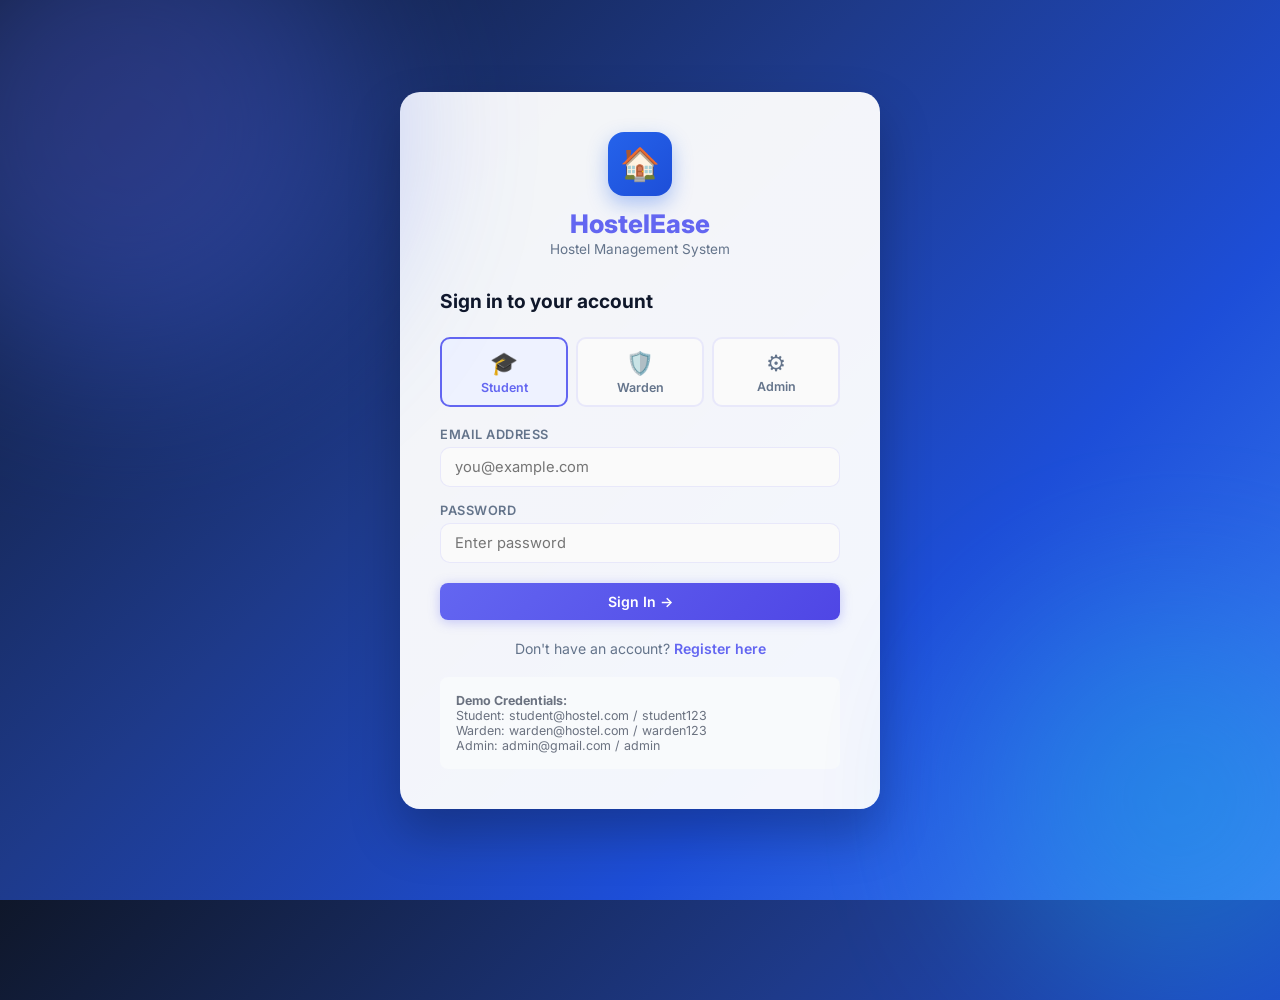
<file: student/complaints.html>
<!DOCTYPE html>
<html lang="en">
<head>
  <meta charset="UTF-8"/>
  <meta name="viewport" content="width=device-width, initial-scale=1.0"/>
  <title>Complaints — HostelEase</title>
  <link rel="stylesheet" href="../style.css"/>
</head>
<body>
<div class="app-layout">

  <aside class="sidebar">
    <div class="sidebar-logo">
      <a href="dashboard.html" class="brand">
        <div class="brand-icon">🏠</div>
        <div><div class="brand-name">HostelEase</div><div class="brand-sub">Student Portal</div></div>
      </a>
    </div>
    <div class="sidebar-user">
      <div class="su-avatar" id="sb-avatar">R</div>
      <div class="su-name" id="sb-name">Student</div>
      <div class="su-role" id="sb-role">Student</div>
    </div>
    <nav class="sidebar-nav">
      <div class="nav-section-label">Main</div>
      <a href="dashboard.html" class="nav-item"><span class="ni">📊</span> Dashboard</a>
      <div class="nav-section-label">Requests</div>
      <a href="complaints.html" class="nav-item active"><span class="ni">📣</span> Complaints</a>
      <a href="leave.html" class="nav-item"><span class="ni">📋</span> Leave Request</a>
      <a href="outpass.html" class="nav-item"><span class="ni">🚪</span> Outpass</a>
      <div class="nav-section-label">Account</div>
      <a href="profile.html" class="nav-item"><span class="ni">👤</span> Profile</a>
    </nav>
    <div class="sidebar-footer">
      <button class="logout-btn" onclick="Auth.logout()"><span>🚪</span> Logout</button>
    </div>
  </aside>

  <div class="main-content">
    <header class="topbar">
      <div class="topbar-left">
        <h2>Complaints</h2>
        <p id="tb-greet">Manage your complaints</p>
      </div>
      <div class="topbar-right">
        <div class="topbar-avatar" id="tb-avatar">R</div>
      </div>
    </header>

    <div class="page-content">
      <div class="tabs">
        <button class="tab-btn active" onclick="switchTab('submit')">📣 Submit Complaint</button>
        <button class="tab-btn" onclick="switchTab('history')">📜 My Complaints</button>
      </div>

      <!-- Submit -->
      <div id="tab-submit">
        <div class="card">
          <div class="card-header">
            <div><div class="card-title">New Complaint</div><div class="card-sub">Report a hostel issue</div></div>
          </div>

          <div style="margin-bottom:1rem;">
            <label style="display:block;margin-bottom:8px;">Category</label>
            <div class="chip-grid" id="catChips">
              <div class="chip selected" onclick="selectCat(this,'Electricity')">⚡ Electricity</div>
              <div class="chip" onclick="selectCat(this,'Water')">💧 Water</div>
              <div class="chip" onclick="selectCat(this,'Furniture')">🪑 Furniture</div>
              <div class="chip" onclick="selectCat(this,'Cleaning')">🧹 Cleaning</div>
              <div class="chip" onclick="selectCat(this,'Internet')">🌐 Internet</div>
              <div class="chip" onclick="selectCat(this,'Other')">📌 Other</div>
            </div>
            <input type="hidden" id="category" value="Electricity"/>
          </div>

          <form id="complaintForm">
            <div class="form-grid">
              <div class="form-group">
                <label>Subject</label>
                <input type="text" id="subject" placeholder="Brief title of the issue" required/>
              </div>
              <div class="form-group">
                <label>Location / Room</label>
                <input type="text" id="location" placeholder="e.g. Room A-204, Common Area" required/>
              </div>
              <div class="form-group full">
                <label>Description</label>
                <textarea id="description" placeholder="Describe the issue in detail..." required></textarea>
              </div>
              <div class="form-group">
                <label>Priority</label>
                <select id="priority">
                  <option>Low</option>
                  <option selected>Medium</option>
                  <option>High</option>
                </select>
              </div>
            </div>
            <button type="submit" class="btn btn-primary" style="margin-top:0.75rem;">
              📣 Submit Complaint
            </button>
          </form>
        </div>
      </div>

      <!-- History -->
      <div id="tab-history" style="display:none;">
        <div class="card">
          <div class="card-header">
            <div><div class="card-title">My Complaints</div></div>
            <select id="filterStatus" onchange="renderHistory()" style="padding:6px 12px;font-size:0.82rem;border-radius:8px;border:1.5px solid var(--border);">
              <option value="">All Status</option>
              <option>Pending</option>
              <option>In Progress</option>
              <option>Resolved</option>
            </select>
          </div>
          <div class="table-wrap">
            <table>
              <thead>
                <tr><th>#</th><th>Category</th><th>Subject</th><th>Location</th><th>Priority</th><th>Status</th><th>Date</th><th>Remarks</th></tr>
              </thead>
              <tbody id="historyBody"></tbody>
            </table>
          </div>
          <div id="historyEmpty" class="empty-state" style="display:none;">
            <div class="es-icon">📭</div><p>No complaints found.</p>
          </div>
        </div>
      </div>
    </div>
  </div>
</div>

<div id="toast"></div>
<script src="../app.js"></script>
<script>
  const u = Auth.require('Student');
  initSidebar();

  function switchTab(t) {
    document.getElementById('tab-submit').style.display = t === 'submit' ? '' : 'none';
    document.getElementById('tab-history').style.display = t === 'history' ? '' : 'none';
    document.querySelectorAll('.tab-btn').forEach((b, i) => b.classList.toggle('active', ['submit','history'][i] === t));
    if (t === 'history') renderHistory();
  }

  function selectCat(el, cat) {
    document.querySelectorAll('.chip').forEach(c => c.classList.remove('selected'));
    el.classList.add('selected');
    document.getElementById('category').value = cat;
  }

  document.getElementById('complaintForm').addEventListener('submit', function(e) {
    e.preventDefault();
    const item = {
      id: uid(), userId: u.id, userName: u.name, userRoom: u.room, userBlock: u.block,
      category: document.getElementById('category').value,
      subject: document.getElementById('subject').value.trim(),
      location: document.getElementById('location').value.trim(),
      description: document.getElementById('description').value.trim(),
      priority: document.getElementById('priority').value,
      status: 'Pending', remarks: '', createdAt: Date.now(),
    };
    Store.add('he_complaints', item);
    toast('Complaint submitted successfully!');
    this.reset();
    document.querySelectorAll('.chip').forEach((c,i) => c.classList.toggle('selected', i===0));
    document.getElementById('category').value = 'Electricity';
  });

  function renderHistory() {
    const filter = document.getElementById('filterStatus').value;
    let data = Store.get('he_complaints').filter(c => c.userId === u.id);
    if (filter) data = data.filter(c => c.status === filter);
    const tbody = document.getElementById('historyBody');
    const empty = document.getElementById('historyEmpty');
    if (!data.length) { tbody.innerHTML = ''; empty.style.display = ''; return; }
    empty.style.display = 'none';
    tbody.innerHTML = data.map((c, i) => `
      <tr>
        <td>${i+1}</td>
        <td>${c.category}</td>
        <td><strong>${c.subject}</strong></td>
        <td>${c.location}</td>
        <td><span class="badge" style="background:${c.priority==='High'?'#fef2f2':c.priority==='Medium'?'#fffbeb':'#f0fdf4'};color:${c.priority==='High'?'#dc2626':c.priority==='Medium'?'#d97706':'#16a34a'}">${c.priority}</span></td>
        <td>${badge(c.status)}</td>
        <td>${fmt(c.createdAt)}</td>
        <td style="color:var(--muted);font-size:0.82rem;">${c.remarks || '—'}</td>
      </tr>`).join('');
  }
</script>
</body>
</html>
</file>
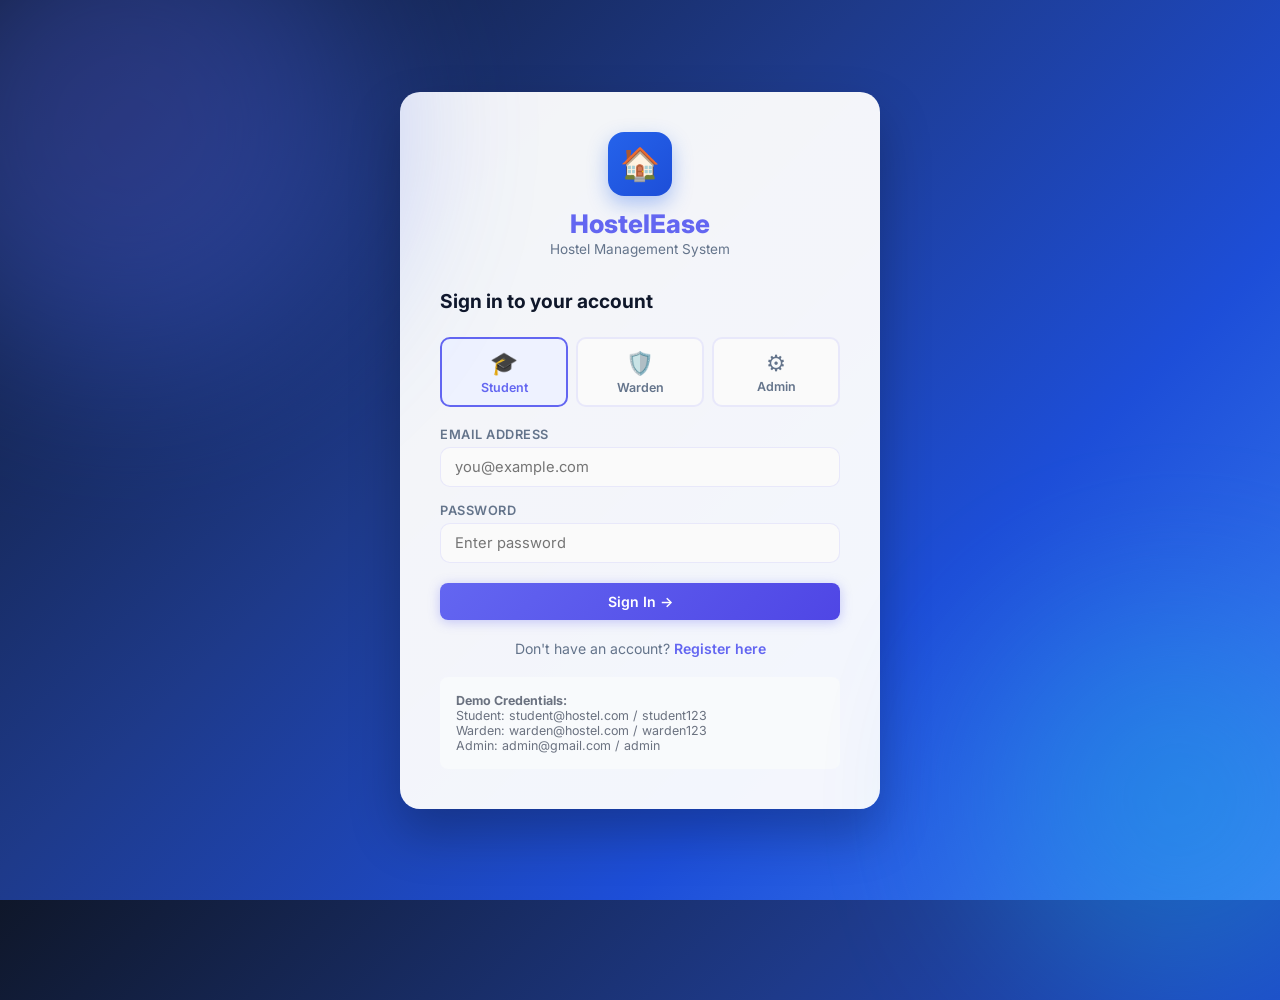
<file: student/dashboard.html>
<!DOCTYPE html>
<html lang="en">
<head>
  <meta charset="UTF-8"/>
  <meta name="viewport" content="width=device-width, initial-scale=1.0"/>
  <title>Student Dashboard — HostelEase</title>
  <link rel="stylesheet" href="../style.css"/>
</head>
<body>
<div class="app-layout">

  <!-- Sidebar -->
  <aside class="sidebar">
    <div class="sidebar-logo">
      <a href="dashboard.html" class="brand">
        <div class="brand-icon">🏠</div>
        <div><div class="brand-name">HostelEase</div><div class="brand-sub">Student Portal</div></div>
      </a>
    </div>
    <div class="sidebar-user">
      <div class="su-avatar" id="sb-avatar">R</div>
      <div class="su-name" id="sb-name">Student</div>
      <div class="su-role" id="sb-role">Student</div>
    </div>
    <nav class="sidebar-nav">
      <div class="nav-section-label">Main</div>
      <a href="dashboard.html" class="nav-item active"><span class="ni">📊</span> Dashboard</a>
      <div class="nav-section-label">Requests</div>
      <a href="complaints.html" class="nav-item"><span class="ni">📣</span> Complaints</a>
      <a href="leave.html" class="nav-item"><span class="ni">📋</span> Leave Request</a>
      <a href="outpass.html" class="nav-item"><span class="ni">🚪</span> Outpass</a>
      <div class="nav-section-label">Account</div>
      <a href="profile.html" class="nav-item"><span class="ni">👤</span> Profile</a>
    </nav>
    <div class="sidebar-footer">
      <button class="logout-btn" onclick="Auth.logout()"><span>🚪</span> Logout</button>
    </div>
  </aside>

  <!-- Main -->
  <div class="main-content">
    <header class="topbar">
      <div class="topbar-left">
        <h2>Dashboard</h2>
        <p id="tb-greet">Welcome back!</p>
      </div>
      <div class="topbar-right">
        <button class="notif-btn">🔔<span class="notif-badge" id="notifCount">0</span></button>
        <div class="topbar-avatar" id="tb-avatar">R</div>
      </div>
    </header>

    <div class="page-content">

      <!-- Hero Banner -->
      <div class="hero-banner">
        <div class="hero-text">
          <div class="hero-title" id="hero-title">Good morning! 👋</div>
          <div class="hero-sub">Here's what's happening in your hostel today.</div>
        </div>
        <div class="hero-meta">
          <div class="hero-meta-item">🏠 Block <strong id="hero-block">—</strong></div>
          <div class="hero-meta-item">🚪 Room <strong id="hero-room">—</strong></div>
          <div class="hero-meta-item" id="hero-date"></div>
        </div>
      </div>

      <div class="stats-grid" id="statsGrid">
        <div class="stat-card blue">
          <div class="stat-icon-wrap">📣</div>
          <div><div class="stat-value" id="s-total-c">0</div><div class="stat-label">Total Complaints</div></div>
        </div>
        <div class="stat-card orange">
          <div class="stat-icon-wrap">⏳</div>
          <div><div class="stat-value" id="s-pending-c">0</div><div class="stat-label">Pending Complaints</div></div>
        </div>
        <div class="stat-card green">
          <div class="stat-icon-wrap">✅</div>
          <div><div class="stat-value" id="s-resolved-c">0</div><div class="stat-label">Resolved</div></div>
        </div>
        <div class="stat-card cyan">
          <div class="stat-icon-wrap">📋</div>
          <div><div class="stat-value" id="s-leaves">0</div><div class="stat-label">Leave Requests</div></div>
        </div>
        <div class="stat-card red">
          <div class="stat-icon-wrap">🚪</div>
          <div><div class="stat-value" id="s-outpass">0</div><div class="stat-label">Outpass Requests</div></div>
        </div>
      </div>

      <div style="display:grid;grid-template-columns:1fr 1fr;gap:1.25rem;">
        <div class="card">
          <div class="card-header">
            <div><div class="card-title">Recent Complaints</div></div>
            <a href="complaints.html" class="btn btn-ghost btn-sm">View All</a>
          </div>
          <div id="recentComplaints"></div>
        </div>
        <div class="card">
          <div class="card-header">
            <div><div class="card-title">Recent Requests</div></div>
          </div>
          <div id="recentRequests"></div>
        </div>
      </div>

      <div class="card" style="margin-top:1.25rem;">
        <div class="card-header">
          <div><div class="card-title">Quick Actions</div></div>
        </div>
        <div style="display:flex;gap:10px;flex-wrap:wrap;">
          <a href="complaints.html" class="btn btn-primary">📣 New Complaint</a>
          <a href="leave.html" class="btn btn-outline">📋 Apply Leave</a>
          <a href="outpass.html" class="btn btn-ghost">🚪 Request Outpass</a>
        </div>
      </div>
    </div>
  </div>
</div>

<div id="toast"></div>
<script src="../app.js"></script>
<script>
  const u = Auth.require('Student');
  initSidebar();

  // Hero banner
  const hr = document.getElementById('hero-title');
  const h = new Date().getHours();
  hr.textContent = (h < 12 ? 'Good morning' : h < 17 ? 'Good afternoon' : 'Good evening') + `, ${u.name.split(' ')[0]}! 👋`;
  document.getElementById('hero-block').textContent = u.block || '—';
  document.getElementById('hero-room').textContent = u.room || '—';
  document.getElementById('hero-date').textContent = '📅 ' + new Date().toLocaleDateString('en-IN', { weekday:'long', day:'numeric', month:'long' });

  function load() {
    const complaints = Store.get('he_complaints').filter(c => c.userId === u.id);
    const leaves = Store.get('he_leaves').filter(l => l.userId === u.id);
    const outpasses = Store.get('he_outpasses').filter(o => o.userId === u.id);

    document.getElementById('s-total-c').textContent = complaints.length;
    document.getElementById('s-pending-c').textContent = complaints.filter(c => c.status === 'Pending').length;
    document.getElementById('s-resolved-c').textContent = complaints.filter(c => c.status === 'Resolved').length;
    document.getElementById('s-leaves').textContent = leaves.length;
    document.getElementById('s-outpass').textContent = outpasses.length;

    const pending = leaves.filter(l => l.status === 'Pending').length + outpasses.filter(o => o.status === 'Pending').length;
    document.getElementById('notifCount').textContent = pending;

    const rc = document.getElementById('recentComplaints');
    if (!complaints.length) {
      rc.innerHTML = '<div class="empty-state"><div class="es-icon">📭</div><p>No complaints yet</p></div>';
    } else {
      rc.innerHTML = complaints.slice(0, 4).map(c => `
        <div class="activity-item">
          <div class="activity-dot ${c.status==='Resolved'?'green':c.status==='In Progress'?'':'orange'}"></div>
          <div>
            <div class="activity-text"><strong>${c.category}</strong> — ${c.description.slice(0,50)}...</div>
            <div class="activity-time">${fmt(c.createdAt)} · ${badge(c.status)}</div>
          </div>
        </div>`).join('');
    }

    const rr = document.getElementById('recentRequests');
    const all = [
      ...leaves.slice(0,3).map(l => ({ ...l, _t: 'Leave' })),
      ...outpasses.slice(0,3).map(o => ({ ...o, _t: 'Outpass' }))
    ].sort((a,b) => b.createdAt - a.createdAt).slice(0,5);

    if (!all.length) {
      rr.innerHTML = '<div class="empty-state"><div class="es-icon">📭</div><p>No requests yet</p></div>';
    } else {
      rr.innerHTML = all.map(r => `
        <div class="activity-item">
          <div class="activity-dot ${r.status==='Approved'?'green':r.status==='Rejected'?'red':'orange'}"></div>
          <div>
            <div class="activity-text"><strong>${r._t}</strong> — ${r.reason.slice(0,50)}</div>
            <div class="activity-time">${fmt(r.createdAt)} · ${badge(r.status)}</div>
          </div>
        </div>`).join('');
    }
  }

  load();
</script>
</body>
</html>
</file>
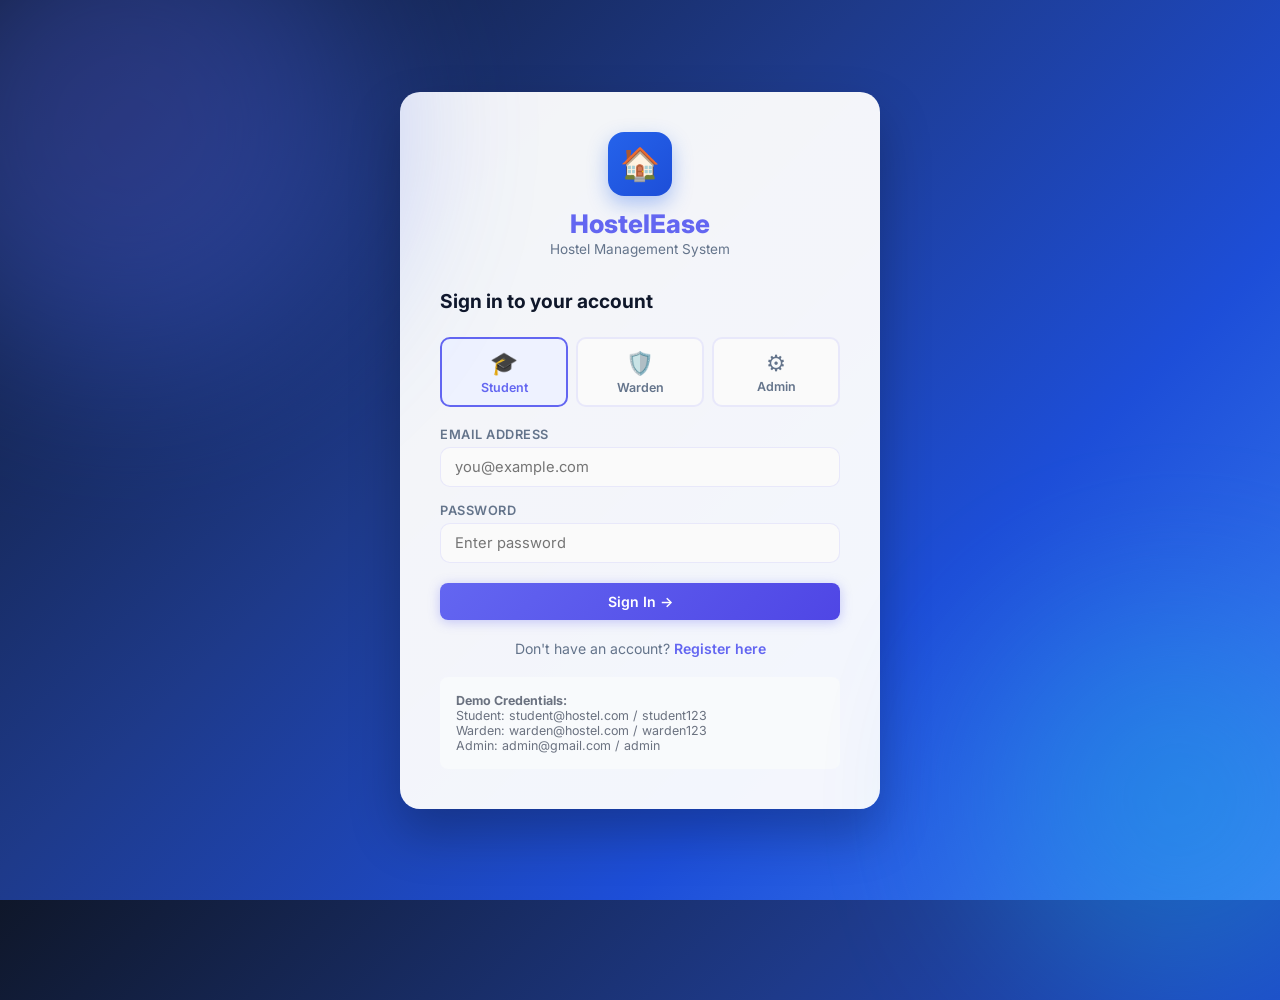
<file: student/leave.html>
<!DOCTYPE html>
<html lang="en">
<head>
  <meta charset="UTF-8"/>
  <meta name="viewport" content="width=device-width, initial-scale=1.0"/>
  <title>Leave Request — HostelEase</title>
  <link rel="stylesheet" href="../style.css"/>
</head>
<body>
<div class="app-layout">

  <aside class="sidebar">
    <div class="sidebar-logo">
      <a href="dashboard.html" class="brand">
        <div class="brand-icon">🏠</div>
        <div><div class="brand-name">HostelEase</div><div class="brand-sub">Student Portal</div></div>
      </a>
    </div>
    <div class="sidebar-user">
      <div class="su-avatar" id="sb-avatar">R</div>
      <div class="su-name" id="sb-name">Student</div>
      <div class="su-role" id="sb-role">Student</div>
    </div>
    <nav class="sidebar-nav">
      <div class="nav-section-label">Main</div>
      <a href="dashboard.html" class="nav-item"><span class="ni">📊</span> Dashboard</a>
      <div class="nav-section-label">Requests</div>
      <a href="complaints.html" class="nav-item"><span class="ni">📣</span> Complaints</a>
      <a href="leave.html" class="nav-item active"><span class="ni">📋</span> Leave Request</a>
      <a href="outpass.html" class="nav-item"><span class="ni">🚪</span> Outpass</a>
      <div class="nav-section-label">Account</div>
      <a href="profile.html" class="nav-item"><span class="ni">👤</span> Profile</a>
    </nav>
    <div class="sidebar-footer">
      <button class="logout-btn" onclick="Auth.logout()"><span>🚪</span> Logout</button>
    </div>
  </aside>

  <div class="main-content">
    <header class="topbar">
      <div class="topbar-left">
        <h2>Leave Request</h2>
        <p id="tb-greet">Apply and track leave</p>
      </div>
      <div class="topbar-right">
        <div class="topbar-avatar" id="tb-avatar">R</div>
      </div>
    </header>

    <div class="page-content">
      <div class="tabs">
        <button class="tab-btn active" onclick="switchTab('apply')">📋 Apply for Leave</button>
        <button class="tab-btn" onclick="switchTab('history')">📜 My Applications</button>
      </div>

      <!-- Apply -->
      <div id="tab-apply">
        <div class="card">
          <div class="card-header">
            <div><div class="card-title">New Leave Application</div><div class="card-sub">Fill in the details below</div></div>
          </div>

          <div style="margin-bottom:1rem;">
            <label style="display:block;margin-bottom:8px;">Leave Type</label>
            <div class="chip-grid">
              <div class="chip selected" onclick="selectType(this,'Home Visit')">🏡 Home Visit</div>
              <div class="chip" onclick="selectType(this,'Medical')">🏥 Medical</div>
              <div class="chip" onclick="selectType(this,'Emergency')">🚨 Emergency</div>
              <div class="chip" onclick="selectType(this,'Personal')">👤 Personal</div>
              <div class="chip" onclick="selectType(this,'Academic')">📚 Academic</div>
            </div>
            <input type="hidden" id="leaveType" value="Home Visit"/>
          </div>

          <form id="leaveForm">
            <div class="form-grid">
              <div class="form-group">
                <label>From Date</label>
                <input type="date" id="fromDate" required/>
              </div>
              <div class="form-group">
                <label>To Date</label>
                <input type="date" id="toDate" required/>
              </div>
              <div id="daysRow" class="form-group" style="display:none;">
                <label>Duration</label>
                <div style="padding:10px 14px;background:var(--primary-light);border-radius:8px;color:var(--primary);font-weight:700;" id="daysText"></div>
              </div>
              <div class="form-group">
                <label>Destination</label>
                <input type="text" id="destination" placeholder="Where are you going?" required/>
              </div>
              <div class="form-group">
                <label>Parent Contact</label>
                <input type="tel" id="parentContact" placeholder="Parent's mobile number" required/>
              </div>
              <div class="form-group full">
                <label>Reason for Leave</label>
                <textarea id="reason" placeholder="Describe the reason for your leave..." required></textarea>
              </div>
            </div>
            <button type="submit" class="btn btn-primary" style="margin-top:0.75rem;">
              📋 Submit Application
            </button>
          </form>
        </div>
      </div>

      <!-- History -->
      <div id="tab-history" style="display:none;">
        <div class="card">
          <div class="card-header">
            <div><div class="card-title">My Leave Applications</div></div>
          </div>
          <div class="table-wrap">
            <table>
              <thead>
                <tr><th>#</th><th>Type</th><th>From</th><th>To</th><th>Days</th><th>Destination</th><th>Status</th><th>Warden Remarks</th></tr>
              </thead>
              <tbody id="leaveBody"></tbody>
            </table>
          </div>
          <div id="leaveEmpty" class="empty-state" style="display:none;">
            <div class="es-icon">📭</div><p>No leave applications yet.</p>
          </div>
        </div>
      </div>
    </div>
  </div>
</div>

<div id="toast"></div>
<script src="../app.js"></script>
<script>
  const u = Auth.require('Student');
  initSidebar();

  function switchTab(t) {
    document.getElementById('tab-apply').style.display = t === 'apply' ? '' : 'none';
    document.getElementById('tab-history').style.display = t === 'history' ? '' : 'none';
    document.querySelectorAll('.tab-btn').forEach((b, i) => b.classList.toggle('active', ['apply','history'][i] === t));
    if (t === 'history') renderHistory();
  }

  function selectType(el, type) {
    document.querySelectorAll('.chip').forEach(c => c.classList.remove('selected'));
    el.classList.add('selected');
    document.getElementById('leaveType').value = type;
  }

  ['fromDate','toDate'].forEach(id => document.getElementById(id).addEventListener('change', updateDays));

  function updateDays() {
    const from = document.getElementById('fromDate').value;
    const to = document.getElementById('toDate').value;
    const row = document.getElementById('daysRow');
    if (from && to && to >= from) {
      const days = diffDays(from, to);
      document.getElementById('daysText').textContent = `${days} day${days > 1 ? 's' : ''}`;
      row.style.display = '';
    } else {
      row.style.display = 'none';
    }
  }

  document.getElementById('leaveForm').addEventListener('submit', function(e) {
    e.preventDefault();
    const from = document.getElementById('fromDate').value;
    const to = document.getElementById('toDate').value;
    if (to < from) { toast('End date must be after start date', 'error'); return; }
    const item = {
      id: uid(), userId: u.id, userName: u.name, userRoom: u.room, userBlock: u.block,
      leaveType: document.getElementById('leaveType').value,
      fromDate: from, toDate: to, days: diffDays(from, to),
      destination: document.getElementById('destination').value.trim(),
      parentContact: document.getElementById('parentContact').value.trim(),
      reason: document.getElementById('reason').value.trim(),
      status: 'Pending', remarks: '', createdAt: Date.now(),
    };
    Store.add('he_leaves', item);
    toast('Leave application submitted!');
    this.reset();
    document.querySelectorAll('.chip').forEach((c,i) => c.classList.toggle('selected', i===0));
    document.getElementById('leaveType').value = 'Home Visit';
    document.getElementById('daysRow').style.display = 'none';
  });

  function renderHistory() {
    const data = Store.get('he_leaves').filter(l => l.userId === u.id);
    const tbody = document.getElementById('leaveBody');
    const empty = document.getElementById('leaveEmpty');
    if (!data.length) { tbody.innerHTML = ''; empty.style.display = ''; return; }
    empty.style.display = 'none';
    tbody.innerHTML = data.map((l, i) => `
      <tr>
        <td>${i+1}</td>
        <td>${l.leaveType}</td>
        <td>${fmt(l.fromDate)}</td>
        <td>${fmt(l.toDate)}</td>
        <td><strong>${l.days}</strong></td>
        <td>${l.destination}</td>
        <td>${badge(l.status)}</td>
        <td style="color:var(--muted);font-size:0.82rem;">${l.remarks || '—'}</td>
      </tr>`).join('');
  }
</script>
</body>
</html>
</file>
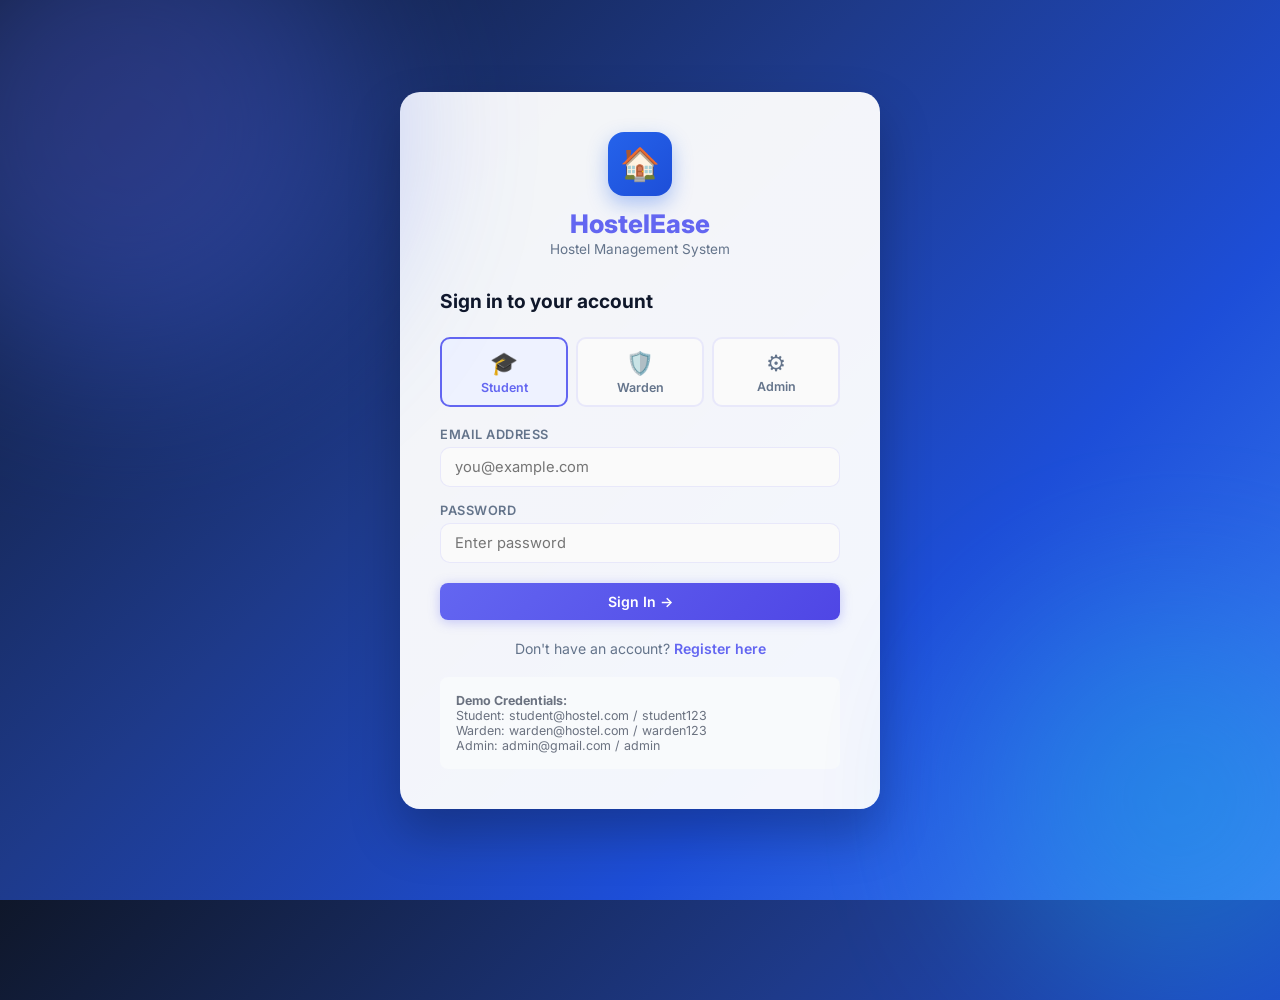
<file: student/outpass.html>
<!DOCTYPE html>
<html lang="en">
<head>
  <meta charset="UTF-8"/>
  <meta name="viewport" content="width=device-width, initial-scale=1.0"/>
  <title>Outpass — HostelEase</title>
  <link rel="stylesheet" href="../style.css"/>
</head>
<body>
<div class="app-layout">

  <aside class="sidebar">
    <div class="sidebar-logo">
      <a href="dashboard.html" class="brand">
        <div class="brand-icon">🏠</div>
        <div><div class="brand-name">HostelEase</div><div class="brand-sub">Student Portal</div></div>
      </a>
    </div>
    <div class="sidebar-user">
      <div class="su-avatar" id="sb-avatar">R</div>
      <div class="su-name" id="sb-name">Student</div>
      <div class="su-role" id="sb-role">Student</div>
    </div>
    <nav class="sidebar-nav">
      <div class="nav-section-label">Main</div>
      <a href="dashboard.html" class="nav-item"><span class="ni">📊</span> Dashboard</a>
      <div class="nav-section-label">Requests</div>
      <a href="complaints.html" class="nav-item"><span class="ni">📣</span> Complaints</a>
      <a href="leave.html" class="nav-item"><span class="ni">📋</span> Leave Request</a>
      <a href="outpass.html" class="nav-item active"><span class="ni">🚪</span> Outpass</a>
      <div class="nav-section-label">Account</div>
      <a href="profile.html" class="nav-item"><span class="ni">👤</span> Profile</a>
    </nav>
    <div class="sidebar-footer">
      <button class="logout-btn" onclick="Auth.logout()"><span>🚪</span> Logout</button>
    </div>
  </aside>

  <div class="main-content">
    <header class="topbar">
      <div class="topbar-left">
        <h2>Outpass Request</h2>
        <p id="tb-greet">Request permission to go out</p>
      </div>
      <div class="topbar-right">
        <div class="topbar-avatar" id="tb-avatar">R</div>
      </div>
    </header>

    <div class="page-content">
      <div class="tabs">
        <button class="tab-btn active" onclick="switchTab('apply')">🚪 Request Outpass</button>
        <button class="tab-btn" onclick="switchTab('history')">📜 My Outpasses</button>
      </div>

      <!-- Apply -->
      <div id="tab-apply">
        <div class="card">
          <div class="card-header">
            <div><div class="card-title">New Outpass Request</div><div class="card-sub">Same-day or short-duration exit permission</div></div>
          </div>
          <form id="outpassForm">
            <div class="form-grid">
              <div class="form-group">
                <label>Date</label>
                <input type="date" id="opDate" required/>
              </div>
              <div class="form-group">
                <label>Expected Return Time</label>
                <input type="time" id="returnTime" required/>
              </div>
              <div class="form-group">
                <label>Destination</label>
                <input type="text" id="destination" placeholder="Where are you going?" required/>
              </div>
              <div class="form-group">
                <label>Contact Number</label>
                <input type="tel" id="contact" placeholder="Your mobile number" required/>
              </div>
              <div class="form-group full">
                <label>Purpose / Reason</label>
                <textarea id="reason" placeholder="Briefly describe the purpose of going out..." required></textarea>
              </div>
            </div>
            <button type="submit" class="btn btn-primary" style="margin-top:0.75rem;">
              🚪 Submit Request
            </button>
          </form>
        </div>
      </div>

      <!-- History -->
      <div id="tab-history" style="display:none;">
        <div class="card">
          <div class="card-header">
            <div><div class="card-title">My Outpass History</div></div>
          </div>
          <div class="table-wrap">
            <table>
              <thead>
                <tr><th>#</th><th>Date</th><th>Return Time</th><th>Destination</th><th>Reason</th><th>Status</th><th>Remarks</th></tr>
              </thead>
              <tbody id="outpassBody"></tbody>
            </table>
          </div>
          <div id="outpassEmpty" class="empty-state" style="display:none;">
            <div class="es-icon">📭</div><p>No outpass requests yet.</p>
          </div>
        </div>
      </div>
    </div>
  </div>
</div>

<div id="toast"></div>
<script src="../app.js"></script>
<script>
  const u = Auth.require('Student');
  initSidebar();

  function switchTab(t) {
    document.getElementById('tab-apply').style.display = t === 'apply' ? '' : 'none';
    document.getElementById('tab-history').style.display = t === 'history' ? '' : 'none';
    document.querySelectorAll('.tab-btn').forEach((b, i) => b.classList.toggle('active', ['apply','history'][i] === t));
    if (t === 'history') renderHistory();
  }

  document.getElementById('outpassForm').addEventListener('submit', function(e) {
    e.preventDefault();
    const item = {
      id: uid(), userId: u.id, userName: u.name, userRoom: u.room, userBlock: u.block,
      date: document.getElementById('opDate').value,
      returnTime: document.getElementById('returnTime').value,
      destination: document.getElementById('destination').value.trim(),
      contact: document.getElementById('contact').value.trim(),
      reason: document.getElementById('reason').value.trim(),
      status: 'Pending', remarks: '', createdAt: Date.now(),
    };
    Store.add('he_outpasses', item);
    toast('Outpass request submitted!');
    this.reset();
  });

  function renderHistory() {
    const data = Store.get('he_outpasses').filter(o => o.userId === u.id);
    const tbody = document.getElementById('outpassBody');
    const empty = document.getElementById('outpassEmpty');
    if (!data.length) { tbody.innerHTML = ''; empty.style.display = ''; return; }
    empty.style.display = 'none';
    tbody.innerHTML = data.map((o, i) => `
      <tr>
        <td>${i+1}</td>
        <td>${fmt(o.date)}</td>
        <td>${o.returnTime}</td>
        <td>${o.destination}</td>
        <td style="max-width:180px;overflow:hidden;text-overflow:ellipsis;white-space:nowrap;">${o.reason}</td>
        <td>${badge(o.status)}</td>
        <td style="color:var(--muted);font-size:0.82rem;">${o.remarks || '—'}</td>
      </tr>`).join('');
  }
</script>
</body>
</html>
</file>
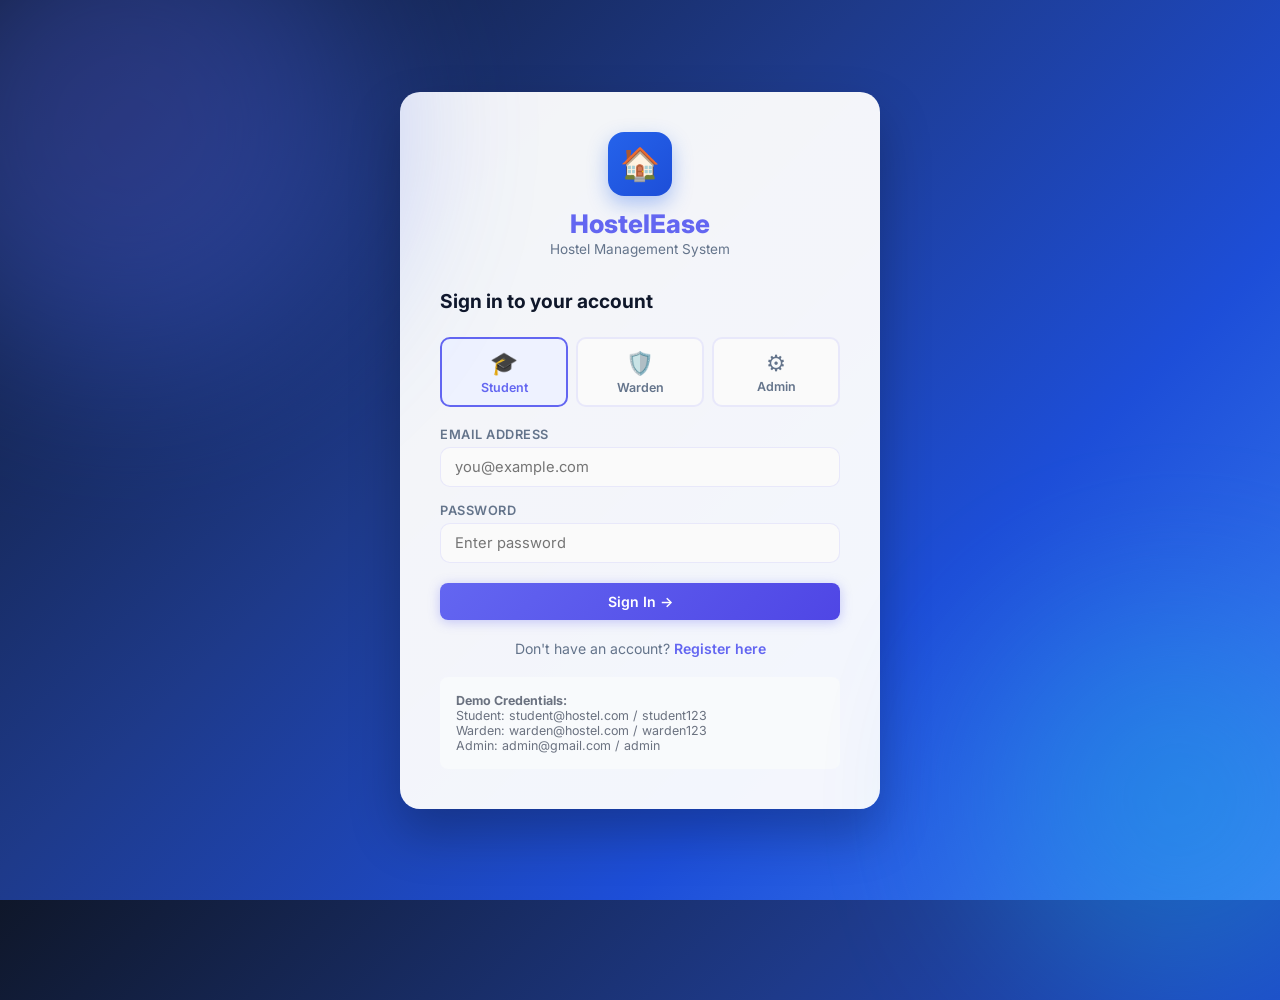
<file: student/profile.html>
<!DOCTYPE html>
<html lang="en">
<head>
  <meta charset="UTF-8"/>
  <meta name="viewport" content="width=device-width, initial-scale=1.0"/>
  <title>Profile — HostelEase</title>
  <link rel="stylesheet" href="../style.css"/>
</head>
<body>
<div class="app-layout">

  <aside class="sidebar">
    <div class="sidebar-logo">
      <a href="dashboard.html" class="brand">
        <div class="brand-icon">🏠</div>
        <div><div class="brand-name">HostelEase</div><div class="brand-sub">Student Portal</div></div>
      </a>
    </div>
    <div class="sidebar-user">
      <div class="su-avatar" id="sb-avatar">R</div>
      <div class="su-name" id="sb-name">Student</div>
      <div class="su-role" id="sb-role">Student</div>
    </div>
    <nav class="sidebar-nav">
      <div class="nav-section-label">Main</div>
      <a href="dashboard.html" class="nav-item"><span class="ni">📊</span> Dashboard</a>
      <div class="nav-section-label">Requests</div>
      <a href="complaints.html" class="nav-item"><span class="ni">📣</span> Complaints</a>
      <a href="leave.html" class="nav-item"><span class="ni">📋</span> Leave Request</a>
      <a href="outpass.html" class="nav-item"><span class="ni">🚪</span> Outpass</a>
      <div class="nav-section-label">Account</div>
      <a href="profile.html" class="nav-item active"><span class="ni">👤</span> Profile</a>
    </nav>
    <div class="sidebar-footer">
      <button class="logout-btn" onclick="Auth.logout()"><span>🚪</span> Logout</button>
    </div>
  </aside>

  <div class="main-content">
    <header class="topbar">
      <div class="topbar-left">
        <h2>My Profile</h2>
        <p id="tb-greet">Manage your account</p>
      </div>
      <div class="topbar-right">
        <div class="topbar-avatar" id="tb-avatar">R</div>
      </div>
    </header>

    <div class="page-content">
      <div style="display:grid;grid-template-columns:1fr 2fr;gap:1.25rem;align-items:start;">

        <!-- Profile Card -->
        <div class="card" style="text-align:center;">
          <div style="width:80px;height:80px;border-radius:20px;background:linear-gradient(135deg,#2563EB,#1d4ed8);display:flex;align-items:center;justify-content:center;font-size:2rem;font-weight:700;color:#fff;margin:0 auto 1rem;" id="bigAvatar">R</div>
          <div style="font-size:1.2rem;font-weight:800;" id="profileName">—</div>
          <div style="font-size:0.82rem;color:var(--muted);margin-top:4px;" id="profileEmail">—</div>
          <div style="margin-top:12px;">
            <span class="badge badge-approved">Student</span>
          </div>
          <div style="margin-top:1rem;padding-top:1rem;border-top:1px solid var(--border);display:flex;justify-content:space-around;font-size:0.82rem;color:var(--muted);">
            <div><div style="font-size:1.2rem;font-weight:800;color:var(--text);" id="pRoom">—</div>Room</div>
            <div><div style="font-size:1.2rem;font-weight:800;color:var(--text);" id="pBlock">—</div>Block</div>
          </div>
        </div>

        <!-- Edit Form -->
        <div class="card">
          <div class="card-header">
            <div><div class="card-title">Edit Profile</div><div class="card-sub">Update your information</div></div>
          </div>
          <form id="profileForm">
            <div class="form-grid">
              <div class="form-group">
                <label>Full Name</label>
                <input type="text" id="pName" required/>
              </div>
              <div class="form-group">
                <label>Email Address</label>
                <input type="email" id="pEmail" required/>
              </div>
              <div class="form-group">
                <label>Room Number</label>
                <input type="text" id="pRoomInput" placeholder="e.g. A-204"/>
              </div>
              <div class="form-group">
                <label>Hostel Block</label>
                <select id="pBlockInput">
                  <option value="">Select Block</option>
                  <option>A</option><option>B</option><option>C</option><option>D</option>
                </select>
              </div>
            </div>
            <div style="border-top:1px solid var(--border);margin:1.25rem 0;padding-top:1.25rem;">
              <div class="card-title" style="margin-bottom:1rem;">Change Password</div>
              <div class="form-grid">
                <div class="form-group">
                  <label>New Password</label>
                  <input type="password" id="newPass" placeholder="Leave blank to keep current" minlength="6"/>
                </div>
                <div class="form-group">
                  <label>Confirm Password</label>
                  <input type="password" id="confirmPass" placeholder="Repeat new password"/>
                </div>
              </div>
            </div>
            <button type="submit" class="btn btn-primary">💾 Save Changes</button>
          </form>
        </div>
      </div>

      <!-- Stats Summary -->
      <div class="card" style="margin-top:0;">
        <div class="card-title" style="margin-bottom:1rem;">Activity Summary</div>
        <div class="stats-grid">
          <div class="stat-card blue">
            <div class="stat-icon-wrap">📣</div>
            <div><div class="stat-value" id="ps-c">0</div><div class="stat-label">Complaints</div></div>
          </div>
          <div class="stat-card cyan">
            <div class="stat-icon-wrap">📋</div>
            <div><div class="stat-value" id="ps-l">0</div><div class="stat-label">Leave Requests</div></div>
          </div>
          <div class="stat-card orange">
            <div class="stat-icon-wrap">🚪</div>
            <div><div class="stat-value" id="ps-o">0</div><div class="stat-label">Outpasses</div></div>
          </div>
          <div class="stat-card green">
            <div class="stat-icon-wrap">✅</div>
            <div><div class="stat-value" id="ps-a">0</div><div class="stat-label">Approved</div></div>
          </div>
        </div>
      </div>
    </div>
  </div>
</div>

<div id="toast"></div>
<script src="../app.js"></script>
<script>
  const u = Auth.require('Student');
  initSidebar();

  function loadProfile() {
    document.getElementById('bigAvatar').textContent = u.name.charAt(0).toUpperCase();
    document.getElementById('profileName').textContent = u.name;
    document.getElementById('profileEmail').textContent = u.email;
    document.getElementById('pRoom').textContent = u.room || '—';
    document.getElementById('pBlock').textContent = u.block || '—';
    document.getElementById('pName').value = u.name;
    document.getElementById('pEmail').value = u.email;
    document.getElementById('pRoomInput').value = u.room || '';
    document.getElementById('pBlockInput').value = u.block || '';

    const complaints = Store.get('he_complaints').filter(c => c.userId === u.id);
    const leaves = Store.get('he_leaves').filter(l => l.userId === u.id);
    const outpasses = Store.get('he_outpasses').filter(o => o.userId === u.id);
    const approved = leaves.filter(l => l.status === 'Approved').length + outpasses.filter(o => o.status === 'Approved').length;
    document.getElementById('ps-c').textContent = complaints.length;
    document.getElementById('ps-l').textContent = leaves.length;
    document.getElementById('ps-o').textContent = outpasses.length;
    document.getElementById('ps-a').textContent = approved;
  }

  document.getElementById('profileForm').addEventListener('submit', function(e) {
    e.preventDefault();
    const newPass = document.getElementById('newPass').value;
    const confirmPass = document.getElementById('confirmPass').value;
    if (newPass && newPass !== confirmPass) { toast('Passwords do not match', 'error'); return; }

    const users = Store.get('he_users');
    const idx = users.findIndex(x => x.id === u.id);
    if (idx === -1) return;

    users[idx].name = document.getElementById('pName').value.trim();
    users[idx].email = document.getElementById('pEmail').value.trim();
    users[idx].room = document.getElementById('pRoomInput').value.trim();
    users[idx].block = document.getElementById('pBlockInput').value;
    if (newPass) users[idx].password = newPass;

    Store.set('he_users', users);
    Auth.login(users[idx]);
    toast('Profile updated successfully!');
    loadProfile();
    initSidebar();
  });

  loadProfile();
</script>
</body>
</html>
</file>
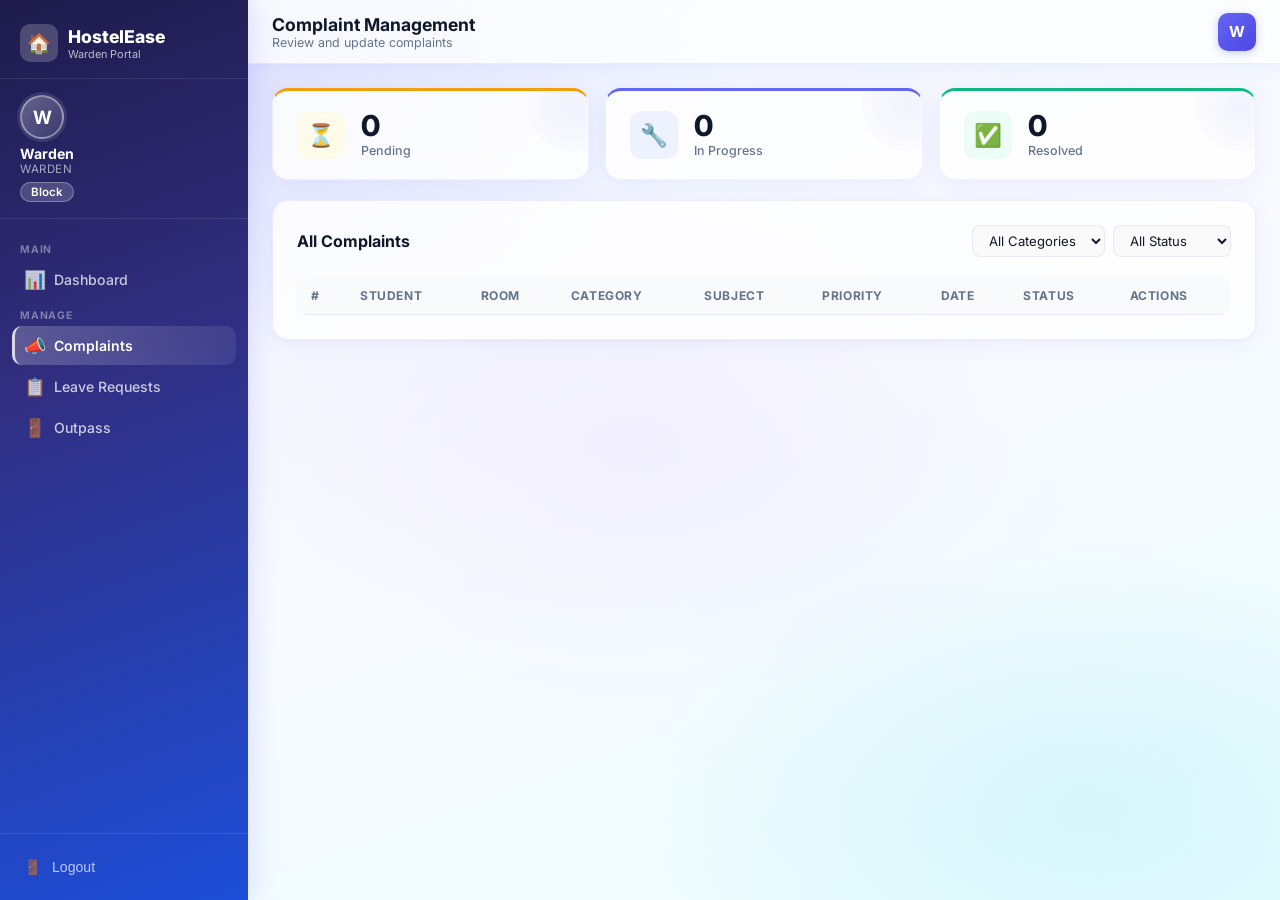
<file: warden/complaints.html>
<!DOCTYPE html>
<html lang="en">
<head>
  <meta charset="UTF-8"/>
  <meta name="viewport" content="width=device-width, initial-scale=1.0"/>
  <title>Complaints — Warden — HostelEase</title>
  <link rel="stylesheet" href="../style.css"/>
</head>
<body>
<div class="app-layout">

  <aside class="sidebar">
    <div class="sidebar-logo">
      <a href="dashboard.html" class="brand">
        <div class="brand-icon">🏠</div>
        <div><div class="brand-name">HostelEase</div><div class="brand-sub">Warden Portal</div></div>
      </a>
    </div>
    <div class="sidebar-user">
      <div class="su-avatar" id="sb-avatar">W</div>
      <div class="su-name" id="sb-name">Warden</div>
      <div class="su-role" id="sb-role">Warden</div>
      <div style="margin-top:6px;display:inline-block;background:rgba(255,255,255,0.18);border:1px solid rgba(255,255,255,0.3);border-radius:20px;padding:2px 10px;font-size:0.72rem;color:#fff;font-weight:600;">Block <span id="sb-block"></span></div>
    </div>
    <nav class="sidebar-nav">
      <div class="nav-section-label">Main</div>
      <a href="dashboard.html" class="nav-item"><span class="ni">📊</span> Dashboard</a>
      <div class="nav-section-label">Manage</div>
      <a href="complaints.html" class="nav-item active"><span class="ni">📣</span> Complaints</a>
      <a href="leave.html" class="nav-item"><span class="ni">📋</span> Leave Requests</a>
      <a href="outpass.html" class="nav-item"><span class="ni">🚪</span> Outpass</a>
    </nav>
    <div class="sidebar-footer">
      <button class="logout-btn" onclick="Auth.logout()"><span>🚪</span> Logout</button>
    </div>
  </aside>

  <div class="main-content">
    <header class="topbar">
      <div class="topbar-left">
        <h2>Complaint Management</h2>
        <p id="tb-greet">Review and update complaints</p>
      </div>
      <div class="topbar-right">
        <div class="topbar-avatar" id="tb-avatar">W</div>
      </div>
    </header>

    <div class="page-content">
      <div class="stats-grid" style="grid-template-columns:repeat(3,1fr);margin-bottom:1.25rem;">
        <div class="stat-card orange">
          <div class="stat-icon-wrap">⏳</div>
          <div><div class="stat-value" id="cnt-pending">0</div><div class="stat-label">Pending</div></div>
        </div>
        <div class="stat-card blue">
          <div class="stat-icon-wrap">🔧</div>
          <div><div class="stat-value" id="cnt-progress">0</div><div class="stat-label">In Progress</div></div>
        </div>
        <div class="stat-card green">
          <div class="stat-icon-wrap">✅</div>
          <div><div class="stat-value" id="cnt-resolved">0</div><div class="stat-label">Resolved</div></div>
        </div>
      </div>

      <div class="card">
        <div class="card-header">
          <div><div class="card-title">All Complaints</div></div>
          <div style="display:flex;gap:8px;">
            <select id="filterCat" onchange="render()" style="padding:6px 12px;font-size:0.82rem;border-radius:8px;border:1.5px solid var(--border);">
              <option value="">All Categories</option>
              <option>Electricity</option><option>Water</option><option>Furniture</option>
              <option>Cleaning</option><option>Internet</option><option>Other</option>
            </select>
            <select id="filterStatus" onchange="render()" style="padding:6px 12px;font-size:0.82rem;border-radius:8px;border:1.5px solid var(--border);">
              <option value="">All Status</option>
              <option>Pending</option><option>In Progress</option><option>Resolved</option>
            </select>
          </div>
        </div>
        <div class="table-wrap">
          <table>
            <thead>
              <tr><th>#</th><th>Student</th><th>Room</th><th>Category</th><th>Subject</th><th>Priority</th><th>Date</th><th>Status</th><th>Actions</th></tr>
            </thead>
            <tbody id="complaintBody"></tbody>
          </table>
        </div>
        <div id="emptyState" class="empty-state" style="display:none;">
          <div class="es-icon">📭</div><p>No complaints found.</p>
        </div>
      </div>
    </div>
  </div>
</div>

<!-- Update Modal -->
<div class="modal-overlay" id="updateModal">
  <div class="modal">
    <div class="modal-header">
      <h3>Update Complaint</h3>
      <button class="modal-close" onclick="closeModal('updateModal')">✕</button>
    </div>
    <input type="hidden" id="editId"/>
    <div class="form-group" style="margin-bottom:1rem;">
      <label>Status</label>
      <select id="editStatus">
        <option>Pending</option>
        <option>In Progress</option>
        <option>Resolved</option>
      </select>
    </div>
    <div class="form-group" style="margin-bottom:1.25rem;">
      <label>Remarks / Comments</label>
      <textarea id="editRemarks" placeholder="Add a comment for the student..."></textarea>
    </div>
    <div style="display:flex;gap:8px;">
      <button class="btn btn-primary" onclick="saveUpdate()">💾 Save</button>
      <button class="btn btn-ghost" onclick="closeModal('updateModal')">Cancel</button>
    </div>
  </div>
</div>

<div id="toast"></div>
<script src="../app.js"></script>
<script>
  Auth.require('Warden');
  initSidebar();
  const wb = Auth.current().block;
  const sbBlock = document.getElementById('sb-block');
  if (sbBlock) sbBlock.textContent = wb; = document.getElementById('filterCat').value;
    const stF = document.getElementById('filterStatus').value;
    let data = Store.get('he_complaints').filter(c => c.userBlock === wb);
    if (catF) data = data.filter(c => c.category === catF);
    if (stF) data = data.filter(c => c.status === stF);

    const all = Store.get('he_complaints').filter(c => c.userBlock === wb);
    document.getElementById('cnt-pending').textContent = all.filter(c => c.status === 'Pending').length;
    document.getElementById('cnt-progress').textContent = all.filter(c => c.status === 'In Progress').length;
    document.getElementById('cnt-resolved').textContent = all.filter(c => c.status === 'Resolved').length;

    const tbody = document.getElementById('complaintBody');
    const empty = document.getElementById('emptyState');
    if (!data.length) { tbody.innerHTML = ''; empty.style.display = ''; return; }
    empty.style.display = 'none';

    tbody.innerHTML = data.map((c, i) => `
      <tr>
        <td>${i+1}</td>
        <td><strong>${c.userName}</strong></td>
        <td>${c.userRoom || '—'}</td>
        <td>${c.category}</td>
        <td>${c.subject}</td>
        <td><span class="badge" style="background:${c.priority==='High'?'#fef2f2':c.priority==='Medium'?'#fffbeb':'#f0fdf4'};color:${c.priority==='High'?'#dc2626':c.priority==='Medium'?'#d97706':'#16a34a'}">${c.priority}</span></td>
        <td>${fmt(c.createdAt)}</td>
        <td>${badge(c.status)}</td>
        <td><button class="btn btn-primary btn-xs" onclick="openEdit('${c.id}')">✏️ Update</button></td>
      </tr>`).join('');
  }

  function openEdit(id) {
    const c = Store.get('he_complaints').find(x => x.id === id);
    if (!c) return;
    document.getElementById('editId').value = id;
    document.getElementById('editStatus').value = c.status;
    document.getElementById('editRemarks').value = c.remarks || '';
    openModal('updateModal');
  }

  function saveUpdate() {
    const id = document.getElementById('editId').value;
    Store.update('he_complaints', id, {
      status: document.getElementById('editStatus').value,
      remarks: document.getElementById('editRemarks').value.trim(),
    });
    closeModal('updateModal');
    toast('Complaint updated!');
    render();
  }

  render();
</script>
</body>
</html>
</file>
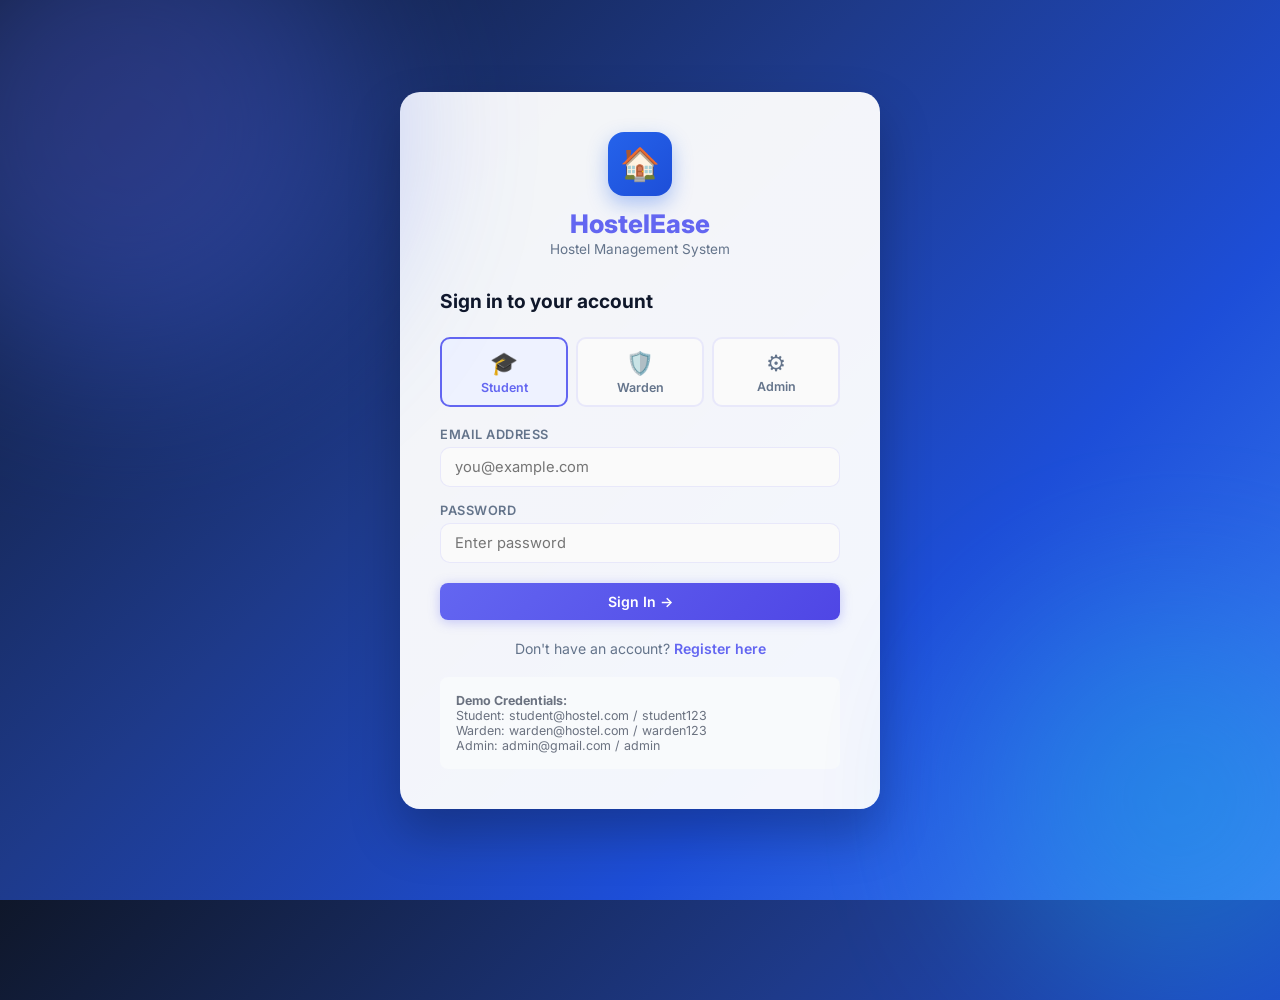
<file: warden/dashboard.html>
<!DOCTYPE html>
<html lang="en">
<head>
  <meta charset="UTF-8"/>
  <meta name="viewport" content="width=device-width, initial-scale=1.0"/>
  <title>Warden Dashboard — HostelEase</title>
  <link rel="stylesheet" href="../style.css"/>
</head>
<body>
<div class="app-layout">

  <aside class="sidebar">
    <div class="sidebar-logo">
      <a href="dashboard.html" class="brand">
        <div class="brand-icon">🏠</div>
        <div><div class="brand-name">HostelEase</div><div class="brand-sub">Warden Portal</div></div>
      </a>
    </div>
    <div class="sidebar-user">
      <div class="su-avatar" id="sb-avatar">W</div>
      <div class="su-name" id="sb-name">Warden</div>
      <div class="su-role" id="sb-role">Warden</div>
      <div style="margin-top:6px;display:inline-block;background:rgba(255,255,255,0.18);border:1px solid rgba(255,255,255,0.3);border-radius:20px;padding:2px 10px;font-size:0.72rem;color:#fff;font-weight:600;" id="sb-block-badge"></div>
    </div>
    <nav class="sidebar-nav">
      <div class="nav-section-label">Main</div>
      <a href="dashboard.html" class="nav-item active"><span class="ni">📊</span> Dashboard</a>
      <div class="nav-section-label">Manage</div>
      <a href="complaints.html" class="nav-item"><span class="ni">📣</span> Complaints</a>
      <a href="leave.html" class="nav-item"><span class="ni">📋</span> Leave Requests</a>
      <a href="outpass.html" class="nav-item"><span class="ni">🚪</span> Outpass</a>
    </nav>
    <div class="sidebar-footer">
      <button class="logout-btn" onclick="Auth.logout()"><span>🚪</span> Logout</button>
    </div>
  </aside>

  <div class="main-content">
    <header class="topbar">
      <div class="topbar-left">
        <h2>Warden Dashboard</h2>
        <p id="tb-greet">Welcome back!</p>
      </div>
      <div class="topbar-right">
        <button class="notif-btn">🔔<span class="notif-badge" id="notifCount">0</span></button>
        <div class="topbar-avatar" id="tb-avatar">W</div>
      </div>
    </header>

    <div class="page-content">
      <div class="stats-grid">
        <div class="stat-card orange">
          <div class="stat-icon-wrap">📣</div>
          <div><div class="stat-value" id="w-pending-c">0</div><div class="stat-label">Pending Complaints</div></div>
        </div>
        <div class="stat-card blue">
          <div class="stat-icon-wrap">📋</div>
          <div><div class="stat-value" id="w-pending-l">0</div><div class="stat-label">Leave Requests</div></div>
        </div>
        <div class="stat-card cyan">
          <div class="stat-icon-wrap">🚪</div>
          <div><div class="stat-value" id="w-pending-o">0</div><div class="stat-label">Outpass Requests</div></div>
        </div>
        <div class="stat-card green">
          <div class="stat-icon-wrap">✅</div>
          <div><div class="stat-value" id="w-resolved">0</div><div class="stat-label">Resolved Today</div></div>
        </div>
      </div>

      <div style="display:grid;grid-template-columns:1fr 1fr;gap:1.25rem;">
        <!-- Recent Complaints -->
        <div class="card">
          <div class="card-header">
            <div><div class="card-title">Recent Complaints</div></div>
            <a href="complaints.html" class="btn btn-ghost btn-sm">View All</a>
          </div>
          <div id="recentComplaints"></div>
        </div>

        <!-- Pending Requests -->
        <div class="card">
          <div class="card-header">
            <div><div class="card-title">Pending Approvals</div></div>
          </div>
          <div id="pendingRequests"></div>
        </div>
      </div>

      <!-- Student Activity -->
      <div class="card" style="margin-top:1.25rem;">
        <div class="card-header">
          <div><div class="card-title">Student Activity</div></div>
        </div>
        <div class="table-wrap">
          <table>
            <thead><tr><th>Student</th><th>Room</th><th>Block</th><th>Complaints</th><th>Leaves</th><th>Outpasses</th></tr></thead>
            <tbody id="studentActivity"></tbody>
          </table>
        </div>
      </div>
    </div>
  </div>
</div>

<div id="toast"></div>
<script src="../app.js"></script>
<script>
  const u = Auth.require('Warden');
  initSidebar();
  const wb = u.block;

  function load() {
    const complaints = Store.get('he_complaints').filter(c => c.userBlock === wb);
    const leaves     = Store.get('he_leaves').filter(l => l.userBlock === wb);
    const outpasses  = Store.get('he_outpasses').filter(o => o.userBlock === wb);
    const students   = Store.get('he_users').filter(x => x.role === 'Student' && x.block === wb);

    const pendingC = complaints.filter(c => c.status === 'Pending').length;
    const pendingL = leaves.filter(l => l.status === 'Pending').length;
    const pendingO = outpasses.filter(o => o.status === 'Pending').length;
    const todayStr = today();
    const resolved = complaints.filter(c => c.status === 'Resolved' && new Date(c.createdAt).toISOString().split('T')[0] === todayStr).length;

    document.getElementById('w-pending-c').textContent = pendingC;
    document.getElementById('w-pending-l').textContent = pendingL;
    document.getElementById('w-pending-o').textContent = pendingO;
    document.getElementById('w-resolved').textContent = resolved;
    document.getElementById('notifCount').textContent = pendingC + pendingL + pendingO;
    const bb = document.getElementById('sb-block-badge');
    if (bb) bb.textContent = `Block ${wb}`;

    // Recent complaints
    const rc = document.getElementById('recentComplaints');
    const recentC = complaints.slice(0, 5);
    rc.innerHTML = recentC.length ? recentC.map(c => `
      <div class="activity-item">
        <div class="activity-dot ${c.status==='Resolved'?'green':c.status==='In Progress'?'':'orange'}"></div>
        <div>
          <div class="activity-text"><strong>${c.userName}</strong> — ${c.category}: ${c.subject}</div>
          <div class="activity-time">${fmt(c.createdAt)} · ${badge(c.status)}</div>
        </div>
      </div>`).join('') : '<div class="empty-state"><div class="es-icon">📭</div><p>No complaints</p></div>';

    // Pending requests
    const pr = document.getElementById('pendingRequests');
    const pendingItems = [
      ...leaves.filter(l => l.status === 'Pending').slice(0,3).map(l => ({ ...l, _t: 'Leave' })),
      ...outpasses.filter(o => o.status === 'Pending').slice(0,3).map(o => ({ ...o, _t: 'Outpass' }))
    ].slice(0, 6);
    pr.innerHTML = pendingItems.length ? pendingItems.map(r => `
      <div class="activity-item">
        <div class="activity-dot orange"></div>
        <div>
          <div class="activity-text"><strong>${r.userName}</strong> — ${r._t} request</div>
          <div class="activity-time">${fmt(r.createdAt)} · ${badge(r.status)}</div>
        </div>
      </div>`).join('') : '<div class="empty-state"><div class="es-icon">✅</div><p>No pending requests</p></div>';

    // Student activity
    const tbody = document.getElementById('studentActivity');
    tbody.innerHTML = students.map(s => `
      <tr>
        <td><strong>${s.name}</strong></td>
        <td>${s.room || '—'}</td>
        <td>${s.block || '—'}</td>
        <td>${complaints.filter(c => c.userId === s.id).length}</td>
        <td>${leaves.filter(l => l.userId === s.id).length}</td>
        <td>${outpasses.filter(o => o.userId === s.id).length}</td>
      </tr>`).join('') || '<tr><td colspan="6" style="text-align:center;color:var(--muted);padding:2rem;">No students registered</td></tr>';
  }

  load();
</script>
</body>
</html>
</file>
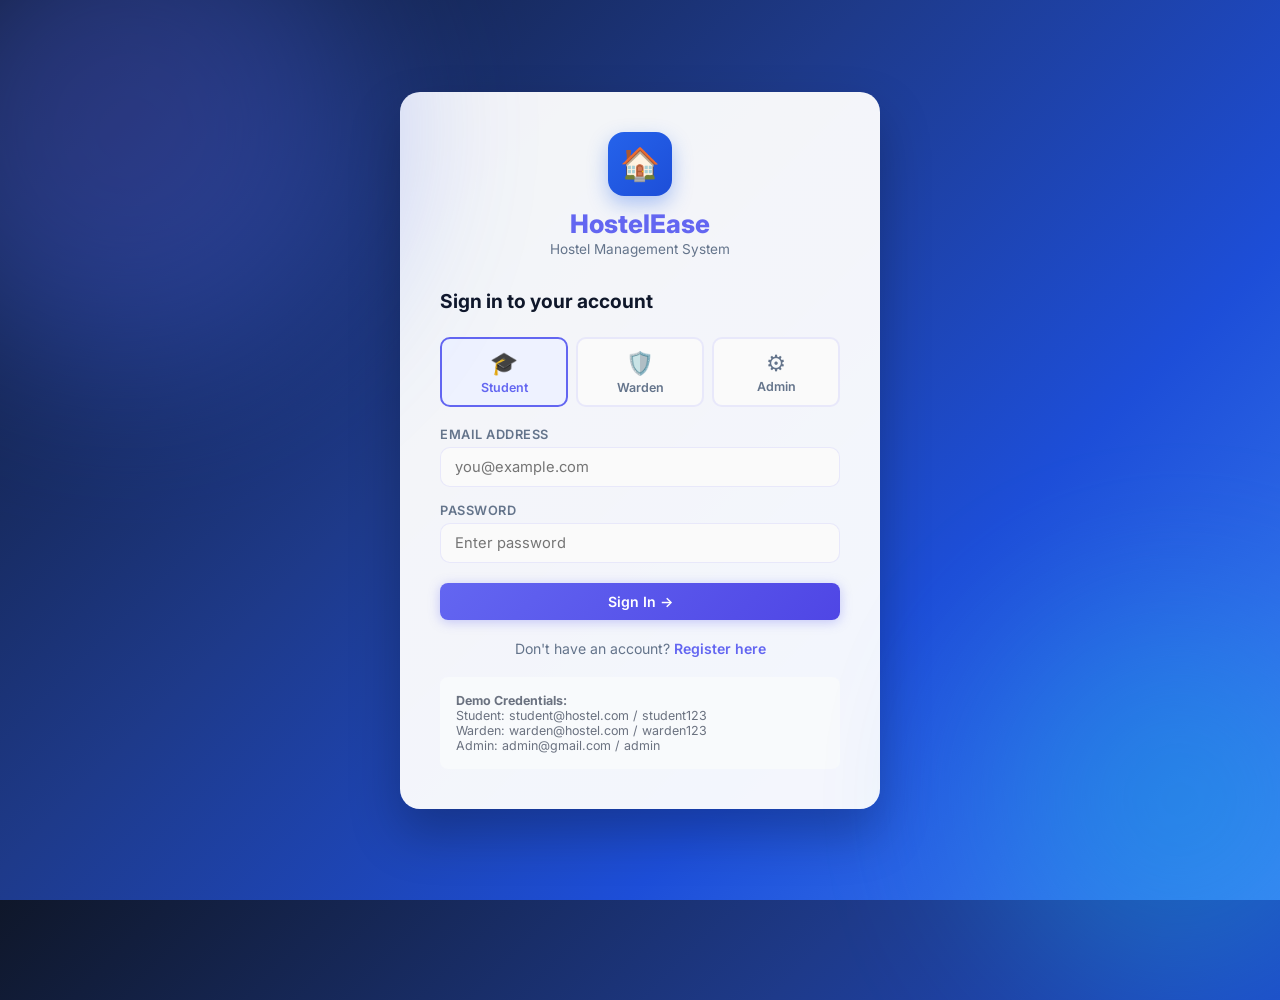
<file: warden/leave.html>
<!DOCTYPE html>
<html lang="en">
<head>
  <meta charset="UTF-8"/>
  <meta name="viewport" content="width=device-width, initial-scale=1.0"/>
  <title>Leave Requests — Warden — HostelEase</title>
  <link rel="stylesheet" href="../style.css"/>
</head>
<body>
<div class="app-layout">

  <aside class="sidebar">
    <div class="sidebar-logo">
      <a href="dashboard.html" class="brand">
        <div class="brand-icon">🏠</div>
        <div><div class="brand-name">HostelEase</div><div class="brand-sub">Warden Portal</div></div>
      </a>
    </div>
    <div class="sidebar-user">
      <div class="su-avatar" id="sb-avatar">W</div>
      <div class="su-name" id="sb-name">Warden</div>
      <div class="su-role" id="sb-role">Warden</div>
      <div style="margin-top:6px;display:inline-block;background:rgba(255,255,255,0.18);border:1px solid rgba(255,255,255,0.3);border-radius:20px;padding:2px 10px;font-size:0.72rem;color:#fff;font-weight:600;">Block <span id="sb-block"></span></div>
    </div>
    <nav class="sidebar-nav">
      <div class="nav-section-label">Main</div>
      <a href="dashboard.html" class="nav-item"><span class="ni">📊</span> Dashboard</a>
      <div class="nav-section-label">Manage</div>
      <a href="complaints.html" class="nav-item"><span class="ni">📣</span> Complaints</a>
      <a href="leave.html" class="nav-item active"><span class="ni">📋</span> Leave Requests</a>
      <a href="outpass.html" class="nav-item"><span class="ni">🚪</span> Outpass</a>
    </nav>
    <div class="sidebar-footer">
      <button class="logout-btn" onclick="Auth.logout()"><span>🚪</span> Logout</button>
    </div>
  </aside>

  <div class="main-content">
    <header class="topbar">
      <div class="topbar-left">
        <h2>Leave Requests</h2>
        <p id="tb-greet">Approve or reject student leave</p>
      </div>
      <div class="topbar-right">
        <div class="topbar-avatar" id="tb-avatar">W</div>
      </div>
    </header>

    <div class="page-content">
      <div class="stats-grid" style="grid-template-columns:repeat(3,1fr);margin-bottom:1.25rem;">
        <div class="stat-card orange">
          <div class="stat-icon-wrap">⏳</div>
          <div><div class="stat-value" id="cnt-pending">0</div><div class="stat-label">Pending</div></div>
        </div>
        <div class="stat-card green">
          <div class="stat-icon-wrap">✅</div>
          <div><div class="stat-value" id="cnt-approved">0</div><div class="stat-label">Approved</div></div>
        </div>
        <div class="stat-card red">
          <div class="stat-icon-wrap">❌</div>
          <div><div class="stat-value" id="cnt-rejected">0</div><div class="stat-label">Rejected</div></div>
        </div>
      </div>

      <div class="tabs">
        <button class="tab-btn active" onclick="switchTab('pending')">⏳ Pending</button>
        <button class="tab-btn" onclick="switchTab('all')">📋 All Requests</button>
      </div>

      <div class="card">
        <div class="card-header">
          <div><div class="card-title" id="tableTitle">Pending Leave Requests</div></div>
        </div>
        <div class="table-wrap">
          <table>
            <thead>
              <tr><th>#</th><th>Student</th><th>Room</th><th>Type</th><th>From</th><th>To</th><th>Days</th><th>Destination</th><th>Status</th><th>Actions</th></tr>
            </thead>
            <tbody id="leaveBody"></tbody>
          </table>
        </div>
        <div id="emptyState" class="empty-state" style="display:none;">
          <div class="es-icon">✅</div><p>No requests found.</p>
        </div>
      </div>
    </div>
  </div>
</div>

<!-- Action Modal -->
<div class="modal-overlay" id="actionModal">
  <div class="modal">
    <div class="modal-header">
      <h3 id="modalTitle">Review Leave Request</h3>
      <button class="modal-close" onclick="closeModal('actionModal')">✕</button>
    </div>
    <div id="modalDetails" style="background:var(--secondary);border-radius:8px;padding:1rem;margin-bottom:1rem;font-size:0.88rem;line-height:1.8;"></div>
    <input type="hidden" id="actionId"/>
    <div class="form-group" style="margin-bottom:1.25rem;">
      <label>Remarks (optional)</label>
      <textarea id="actionRemarks" placeholder="Add a comment for the student..."></textarea>
    </div>
    <div style="display:flex;gap:8px;">
      <button class="btn btn-success" onclick="decide('Approved')">✅ Approve</button>
      <button class="btn btn-danger" onclick="decide('Rejected')">❌ Reject</button>
      <button class="btn btn-ghost" onclick="closeModal('actionModal')">Cancel</button>
    </div>
  </div>
</div>

<div id="toast"></div>
<script src="../app.js"></script>
<script>
  Auth.require('Warden');
  initSidebar();
  const wb = Auth.current().block;
  document.getElementById('sb-block') && (document.getElementById('sb-block').textContent = wb);
  let currentTab = 'pending';

  function switchTab(t) {
    currentTab = t;
    document.querySelectorAll('.tab-btn').forEach((b, i) => b.classList.toggle('active', ['pending','all'][i] === t));
    document.getElementById('tableTitle').textContent = t === 'pending' ? 'Pending Leave Requests' : 'All Leave Requests';
    render();
  }

  function render() {
    const all = Store.get('he_leaves').filter(l => l.userBlock === wb);
    document.getElementById('cnt-pending').textContent = all.filter(l => l.status === 'Pending').length;
    document.getElementById('cnt-approved').textContent = all.filter(l => l.status === 'Approved').length;
    document.getElementById('cnt-rejected').textContent = all.filter(l => l.status === 'Rejected').length;

    const data = currentTab === 'pending' ? all.filter(l => l.status === 'Pending') : all;
    const tbody = document.getElementById('leaveBody');
    const empty = document.getElementById('emptyState');

    if (!data.length) { tbody.innerHTML = ''; empty.style.display = ''; return; }
    empty.style.display = 'none';

    tbody.innerHTML = data.map((l, i) => `
      <tr>
        <td>${i+1}</td>
        <td><strong>${l.userName}</strong></td>
        <td>${l.userRoom || '—'}</td>
        <td>${l.leaveType}</td>
        <td>${fmt(l.fromDate)}</td>
        <td>${fmt(l.toDate)}</td>
        <td><strong>${l.days}</strong></td>
        <td>${l.destination}</td>
        <td>${badge(l.status)}</td>
        <td>
          ${l.status === 'Pending'
            ? `<button class="btn btn-primary btn-xs" onclick="openAction('${l.id}')">Review</button>`
            : `<span style="font-size:0.78rem;color:var(--muted);">${l.remarks || '—'}</span>`}
        </td>
      </tr>`).join('');
  }

  function openAction(id) {
    const l = Store.get('he_leaves').find(x => x.id === id);
    if (!l) return;
    document.getElementById('actionId').value = id;
    document.getElementById('actionRemarks').value = '';
    document.getElementById('modalDetails').innerHTML = `
      <strong>Student:</strong> ${l.userName} (${l.userRoom || '—'})<br/>
      <strong>Type:</strong> ${l.leaveType}<br/>
      <strong>Dates:</strong> ${fmt(l.fromDate)} → ${fmt(l.toDate)} (${l.days} days)<br/>
      <strong>Destination:</strong> ${l.destination}<br/>
      <strong>Reason:</strong> ${l.reason}<br/>
      <strong>Parent Contact:</strong> ${l.parentContact}`;
    openModal('actionModal');
  }

  function decide(status) {
    const id = document.getElementById('actionId').value;
    Store.update('he_leaves', id, { status, remarks: document.getElementById('actionRemarks').value.trim() });
    closeModal('actionModal');
    toast(`Leave ${status.toLowerCase()}!`, status === 'Approved' ? 'success' : 'error');
    render();
  }

  render();
</script>
</body>
</html>
</file>
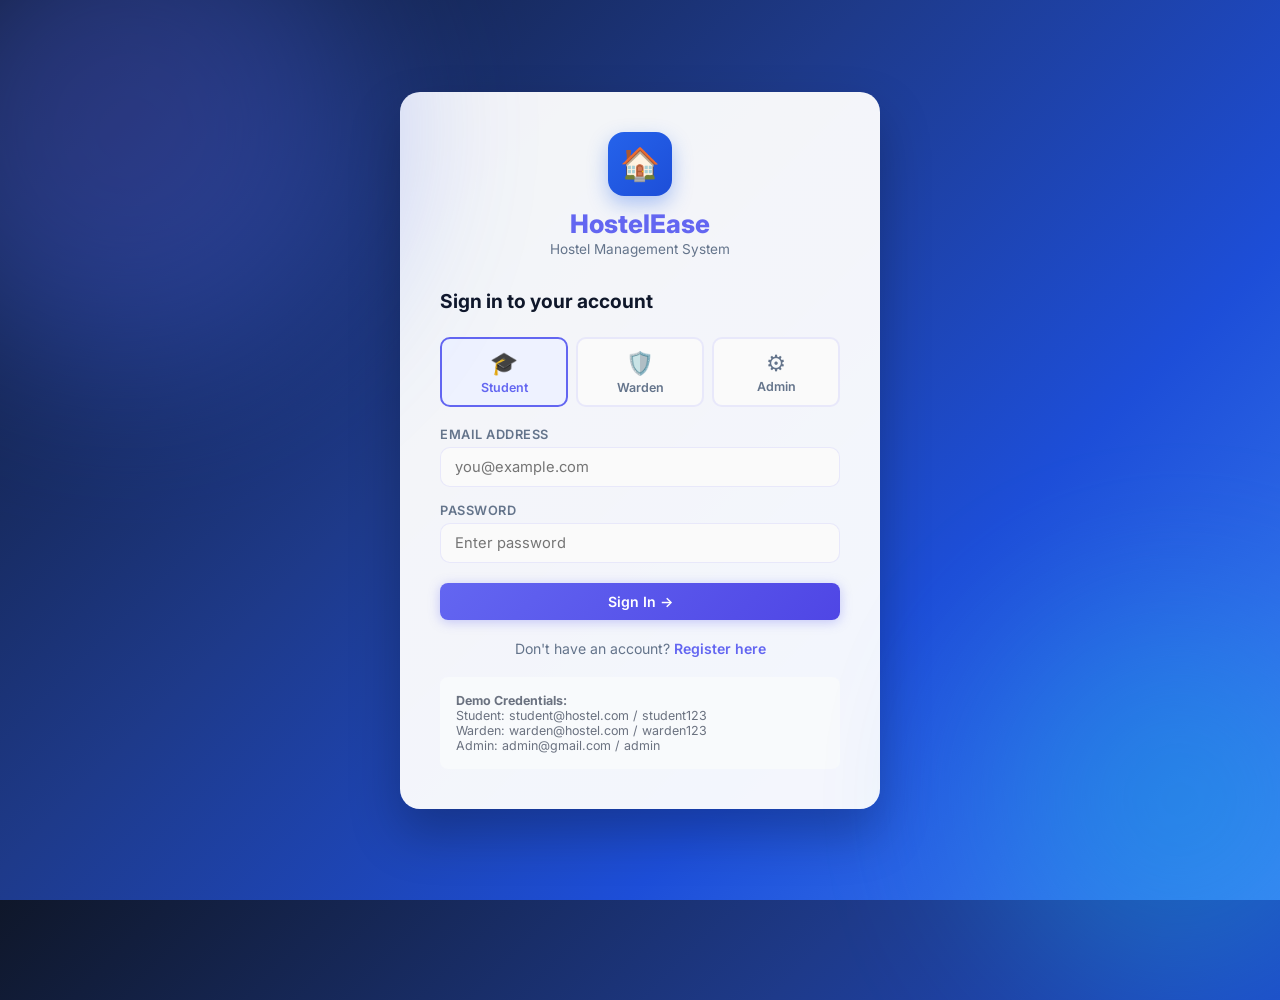
<file: warden/outpass.html>
<!DOCTYPE html>
<html lang="en">
<head>
  <meta charset="UTF-8"/>
  <meta name="viewport" content="width=device-width, initial-scale=1.0"/>
  <title>Outpass — Warden — HostelEase</title>
  <link rel="stylesheet" href="../style.css"/>
</head>
<body>
<div class="app-layout">

  <aside class="sidebar">
    <div class="sidebar-logo">
      <a href="dashboard.html" class="brand">
        <div class="brand-icon">🏠</div>
        <div><div class="brand-name">HostelEase</div><div class="brand-sub">Warden Portal</div></div>
      </a>
    </div>
    <div class="sidebar-user">
      <div class="su-avatar" id="sb-avatar">W</div>
      <div class="su-name" id="sb-name">Warden</div>
      <div class="su-role" id="sb-role">Warden</div>
      <div style="margin-top:6px;display:inline-block;background:rgba(255,255,255,0.18);border:1px solid rgba(255,255,255,0.3);border-radius:20px;padding:2px 10px;font-size:0.72rem;color:#fff;font-weight:600;">Block <span id="sb-block"></span></div>
    </div>
    <nav class="sidebar-nav">
      <div class="nav-section-label">Main</div>
      <a href="dashboard.html" class="nav-item"><span class="ni">📊</span> Dashboard</a>
      <div class="nav-section-label">Manage</div>
      <a href="complaints.html" class="nav-item"><span class="ni">📣</span> Complaints</a>
      <a href="leave.html" class="nav-item"><span class="ni">📋</span> Leave Requests</a>
      <a href="outpass.html" class="nav-item active"><span class="ni">🚪</span> Outpass</a>
    </nav>
    <div class="sidebar-footer">
      <button class="logout-btn" onclick="Auth.logout()"><span>🚪</span> Logout</button>
    </div>
  </aside>

  <div class="main-content">
    <header class="topbar">
      <div class="topbar-left">
        <h2>Outpass Requests</h2>
        <p id="tb-greet">Approve or reject outpass requests</p>
      </div>
      <div class="topbar-right">
        <div class="topbar-avatar" id="tb-avatar">W</div>
      </div>
    </header>

    <div class="page-content">
      <div class="stats-grid" style="grid-template-columns:repeat(3,1fr);margin-bottom:1.25rem;">
        <div class="stat-card orange">
          <div class="stat-icon-wrap">⏳</div>
          <div><div class="stat-value" id="cnt-pending">0</div><div class="stat-label">Pending</div></div>
        </div>
        <div class="stat-card green">
          <div class="stat-icon-wrap">✅</div>
          <div><div class="stat-value" id="cnt-approved">0</div><div class="stat-label">Approved</div></div>
        </div>
        <div class="stat-card red">
          <div class="stat-icon-wrap">❌</div>
          <div><div class="stat-value" id="cnt-rejected">0</div><div class="stat-label">Rejected</div></div>
        </div>
      </div>

      <div class="tabs">
        <button class="tab-btn active" onclick="switchTab('pending')">⏳ Pending</button>
        <button class="tab-btn" onclick="switchTab('all')">🚪 All Outpasses</button>
      </div>

      <div class="card">
        <div class="card-header">
          <div><div class="card-title" id="tableTitle">Pending Outpass Requests</div></div>
        </div>
        <div class="table-wrap">
          <table>
            <thead>
              <tr><th>#</th><th>Student</th><th>Room</th><th>Date</th><th>Return Time</th><th>Destination</th><th>Reason</th><th>Status</th><th>Actions</th></tr>
            </thead>
            <tbody id="outpassBody"></tbody>
          </table>
        </div>
        <div id="emptyState" class="empty-state" style="display:none;">
          <div class="es-icon">✅</div><p>No outpass requests found.</p>
        </div>
      </div>
    </div>
  </div>
</div>

<!-- Action Modal -->
<div class="modal-overlay" id="actionModal">
  <div class="modal">
    <div class="modal-header">
      <h3>Review Outpass Request</h3>
      <button class="modal-close" onclick="closeModal('actionModal')">✕</button>
    </div>
    <div id="modalDetails" style="background:var(--secondary);border-radius:8px;padding:1rem;margin-bottom:1rem;font-size:0.88rem;line-height:1.8;"></div>
    <input type="hidden" id="actionId"/>
    <div class="form-group" style="margin-bottom:1.25rem;">
      <label>Remarks (optional)</label>
      <textarea id="actionRemarks" placeholder="Add a comment..."></textarea>
    </div>
    <div style="display:flex;gap:8px;">
      <button class="btn btn-success" onclick="decide('Approved')">✅ Approve</button>
      <button class="btn btn-danger" onclick="decide('Rejected')">❌ Reject</button>
      <button class="btn btn-ghost" onclick="closeModal('actionModal')">Cancel</button>
    </div>
  </div>
</div>

<div id="toast"></div>
<script src="../app.js"></script>
<script>
  Auth.require('Warden');
  initSidebar();
  const wb = Auth.current().block;
  document.getElementById('sb-block') && (document.getElementById('sb-block').textContent = wb);
  let currentTab = 'pending';

  function switchTab(t) {
    currentTab = t;
    document.querySelectorAll('.tab-btn').forEach((b, i) => b.classList.toggle('active', ['pending','all'][i] === t));
    document.getElementById('tableTitle').textContent = t === 'pending' ? 'Pending Outpass Requests' : 'All Outpass Requests';
    render();
  }

  function render() {
    const all = Store.get('he_outpasses').filter(o => o.userBlock === wb);
    document.getElementById('cnt-pending').textContent = all.filter(o => o.status === 'Pending').length;
    document.getElementById('cnt-approved').textContent = all.filter(o => o.status === 'Approved').length;
    document.getElementById('cnt-rejected').textContent = all.filter(o => o.status === 'Rejected').length;

    const data = currentTab === 'pending' ? all.filter(o => o.status === 'Pending') : all;
    const tbody = document.getElementById('outpassBody');
    const empty = document.getElementById('emptyState');

    if (!data.length) { tbody.innerHTML = ''; empty.style.display = ''; return; }
    empty.style.display = 'none';

    tbody.innerHTML = data.map((o, i) => `
      <tr>
        <td>${i+1}</td>
        <td><strong>${o.userName}</strong></td>
        <td>${o.userRoom || '—'}</td>
        <td>${fmt(o.date)}</td>
        <td>${o.returnTime}</td>
        <td>${o.destination}</td>
        <td style="max-width:150px;overflow:hidden;text-overflow:ellipsis;white-space:nowrap;">${o.reason}</td>
        <td>${badge(o.status)}</td>
        <td>
          ${o.status === 'Pending'
            ? `<button class="btn btn-primary btn-xs" onclick="openAction('${o.id}')">Review</button>`
            : `<span style="font-size:0.78rem;color:var(--muted);">${o.remarks || '—'}</span>`}
        </td>
      </tr>`).join('');
  }

  function openAction(id) {
    const o = Store.get('he_outpasses').find(x => x.id === id);
    if (!o) return;
    document.getElementById('actionId').value = id;
    document.getElementById('actionRemarks').value = '';
    document.getElementById('modalDetails').innerHTML = `
      <strong>Student:</strong> ${o.userName} (${o.userRoom || '—'})<br/>
      <strong>Date:</strong> ${fmt(o.date)}<br/>
      <strong>Return Time:</strong> ${o.returnTime}<br/>
      <strong>Destination:</strong> ${o.destination}<br/>
      <strong>Contact:</strong> ${o.contact}<br/>
      <strong>Reason:</strong> ${o.reason}`;
    openModal('actionModal');
  }

  function decide(status) {
    const id = document.getElementById('actionId').value;
    Store.update('he_outpasses', id, { status, remarks: document.getElementById('actionRemarks').value.trim() });
    closeModal('actionModal');
    toast(`Outpass ${status.toLowerCase()}!`, status === 'Approved' ? 'success' : 'error');
    render();
  }

  render();
</script>
</body>
</html>
</file>
<file: style.css>
@import url('https://fonts.googleapis.com/css2?family=Inter:wght@400;500;600;700;800&display=swap');

*, *::before, *::after { margin: 0; padding: 0; box-sizing: border-box; }

:root {
  --primary: #6366f1;
  --primary-dark: #4f46e5;
  --primary-light: #eef2ff;
  --secondary: #f1f5f9;
  --success: #10b981;
  --success-light: #ecfdf5;
  --danger: #f43f5e;
  --danger-light: #fff1f2;
  --warning: #f59e0b;
  --warning-light: #fffbeb;
  --info: #06b6d4;
  --bg: #f8faff;
  --card: rgba(255,255,255,0.82);
  --card-solid: #ffffff;
  --text: #0f172a;
  --muted: #64748b;
  --border: rgba(99,102,241,0.12);
  --shadow: 0 2px 8px rgba(99,102,241,0.08), 0 1px 2px rgba(0,0,0,0.04);
  --shadow-md: 0 8px 24px rgba(99,102,241,0.12), 0 2px 8px rgba(0,0,0,0.06);
  --shadow-lg: 0 20px 40px rgba(99,102,241,0.15), 0 4px 12px rgba(0,0,0,0.08);
  --radius: 16px;
  --radius-sm: 10px;
  --sidebar-w: 248px;
  --glass: blur(16px) saturate(180%);
}

body {
  font-family: 'Inter', 'Segoe UI', system-ui, sans-serif;
  background: var(--bg);
  color: var(--text);
  min-height: 100vh;
}

/* ── App Background ── */
body {
  background:
    radial-gradient(ellipse 70% 50% at 15% 10%, rgba(99,102,241,0.13) 0%, transparent 60%),
    radial-gradient(ellipse 60% 50% at 85% 90%, rgba(6,182,212,0.11) 0%, transparent 60%),
    radial-gradient(ellipse 50% 40% at 50% 50%, rgba(168,85,247,0.06) 0%, transparent 70%),
    linear-gradient(160deg, #eef2ff 0%, #f8faff 50%, #ecfeff 100%);
  animation: bgPulse 16s ease-in-out infinite alternate;
}

@keyframes bgPulse {
  0%   { filter: hue-rotate(0deg); }
  100% { filter: hue-rotate(18deg); }
}

.app-layout {
  position: relative;
  display: flex; min-height: 100vh;
}

.main-content {
  position: relative;
  margin-left: var(--sidebar-w);
  flex: 1; display: flex; flex-direction: column; min-height: 100vh;
}

.page-content, .topbar, .card, .stats-grid { position: relative; z-index: 1; }

/* ── Auth Pages ── */
.auth-page {
  min-height: 100vh;
  display: flex;
  align-items: center;
  justify-content: center;
  background: linear-gradient(135deg, #0f172a 0%, #1e3a8a 40%, #1d4ed8 70%, #3b82f6 100%);
  padding: 1.5rem;
  position: relative;
  overflow: hidden;
}

.auth-page::before,
.auth-page::after {
  content: '';
  position: absolute;
  border-radius: 50%;
  filter: blur(80px);
  opacity: 0.35;
  animation: blobFloat 8s ease-in-out infinite alternate;
}

.auth-page::before {
  width: 500px; height: 500px;
  background: radial-gradient(circle, #6366f1, #2563EB);
  top: -120px; left: -120px;
  animation-duration: 9s;
}

.auth-page::after {
  width: 400px; height: 400px;
  background: radial-gradient(circle, #06b6d4, #3b82f6);
  bottom: -100px; right: -100px;
  animation-duration: 11s;
  animation-delay: -4s;
}

@keyframes blobFloat {
  0%   { transform: translate(0, 0) scale(1); }
  50%  { transform: translate(40px, 30px) scale(1.08); }
  100% { transform: translate(-20px, 50px) scale(0.95); }
}

.auth-box {
  background: rgba(255,255,255,0.95);
  border-radius: 20px;
  padding: 2.5rem;
  width: 100%;
  max-width: 480px;
  box-shadow: 0 25px 50px rgba(0,0,0,0.25);
  overflow: hidden;
}

.auth-box .form-grid {
  grid-template-columns: 1fr 1fr;
}

.auth-box select {
  width: 100%;
  min-width: 0;
}

.auth-logo {
  text-align: center;
  margin-bottom: 2rem;
}

.auth-logo .logo-icon {
  width: 64px; height: 64px;
  background: linear-gradient(135deg, #2563EB, #1d4ed8);
  border-radius: 16px;
  display: inline-flex; align-items: center; justify-content: center;
  font-size: 2rem; margin-bottom: 12px;
  box-shadow: 0 8px 20px rgba(37,99,235,0.35);
}

.auth-logo h1 { font-size: 1.6rem; font-weight: 800; color: var(--primary); }
.auth-logo p  { font-size: 0.85rem; color: var(--muted); margin-top: 2px; }

.auth-title { font-size: 1.2rem; font-weight: 700; margin-bottom: 1.5rem; color: var(--text); }

.role-grid {
  display: grid; grid-template-columns: repeat(3, 1fr); gap: 8px; margin-bottom: 1.25rem;
}

.role-btn {
  border: 2px solid var(--border); border-radius: 10px; padding: 10px 6px;
  text-align: center; cursor: pointer; transition: all 0.2s; background: #fafafa;
  font-size: 0.78rem; font-weight: 600; color: var(--muted);
}

.role-btn .ri { font-size: 1.4rem; display: block; margin-bottom: 3px; }
.role-btn.selected { border-color: var(--primary); background: var(--primary-light); color: var(--primary); }

.auth-link { text-align: center; margin-top: 1.25rem; font-size: 0.88rem; color: var(--muted); }
.auth-link a { color: var(--primary); font-weight: 600; text-decoration: none; }

#he-particles { position: fixed; inset: 0; pointer-events: none; z-index: 0; }

/* ── App Layout ── */
.app-layout {
  display: flex; min-height: 100vh;
}

/* ── Sidebar ── */
.sidebar {
  width: var(--sidebar-w);
  background: linear-gradient(160deg, #1e1b4b 0%, #312e81 40%, #1d4ed8 100%);
  display: flex; flex-direction: column;
  position: fixed; top: 0; left: 0; bottom: 0;
  z-index: 50; transition: transform 0.3s;
  box-shadow: 4px 0 24px rgba(99,102,241,0.18);
}

.sidebar-logo {
  padding: 1.5rem 1.25rem 1rem;
  border-bottom: 1px solid rgba(255,255,255,0.1);
}

.sidebar-logo .brand {
  display: flex; align-items: center; gap: 10px;
  color: #fff; text-decoration: none;
}

.sidebar-logo .brand-icon {
  width: 38px; height: 38px; background: rgba(255,255,255,0.2);
  border-radius: 10px; display: flex; align-items: center; justify-content: center;
  font-size: 1.2rem;
}

.sidebar-logo .brand-name { font-size: 1.1rem; font-weight: 800; }
.sidebar-logo .brand-sub  { font-size: 0.68rem; opacity: 0.7; }

.sidebar-user {
  padding: 1rem 1.25rem;
  border-bottom: 1px solid rgba(255,255,255,0.1);
}

.sidebar-user .su-avatar {
  width: 40px; height: 40px; border-radius: 50%;
  background: rgba(255,255,255,0.2);
  display: flex; align-items: center; justify-content: center;
  font-size: 1.1rem; font-weight: 700; color: #fff;
  margin-bottom: 6px;
}

.sidebar-user .su-name  { font-size: 0.88rem; font-weight: 700; color: #fff; }
.sidebar-user .su-role  { font-size: 0.72rem; color: rgba(255,255,255,0.6); text-transform: uppercase; letter-spacing: 0.05em; }

.sidebar-nav { flex: 1; padding: 1rem 0.75rem; overflow-y: auto; }

.nav-section-label {
  font-size: 0.65rem; font-weight: 700; color: rgba(255,255,255,0.4);
  text-transform: uppercase; letter-spacing: 0.08em;
  padding: 0.5rem 0.5rem 0.25rem;
}

.nav-item {
  display: flex; align-items: center; gap: 10px;
  padding: 9px 12px; border-radius: 10px;
  color: rgba(255,255,255,0.75); text-decoration: none;
  font-size: 0.88rem; font-weight: 500;
  transition: all 0.2s; margin-bottom: 2px;
}

.nav-item:hover { background: rgba(255,255,255,0.12); color: #fff; transform: translateX(3px); }
.nav-item.active {
  background: linear-gradient(90deg, rgba(255,255,255,0.22), rgba(255,255,255,0.08));
  color: #fff; font-weight: 600;
  border-left: 3px solid rgba(255,255,255,0.8);
  padding-left: 9px;
}
.nav-item .ni { font-size: 1.1rem; width: 20px; text-align: center; }

.sidebar-footer {
  padding: 1rem 0.75rem;
  border-top: 1px solid rgba(255,255,255,0.1);
}

.logout-btn {
  display: flex; align-items: center; gap: 10px;
  padding: 9px 12px; border-radius: 10px;
  color: rgba(255,255,255,0.7); background: none; border: none;
  font-size: 0.88rem; font-weight: 500; cursor: pointer;
  width: 100%; transition: all 0.2s;
}

.logout-btn:hover { background: rgba(239,68,68,0.2); color: #fca5a5; }

/* ── Main Content ── */
.main-content {
  margin-left: var(--sidebar-w);
  flex: 1; display: flex; flex-direction: column; min-height: 100vh;
}

/* ── Top Bar ── */
.topbar {
  background: rgba(255,255,255,0.75);
  backdrop-filter: blur(16px) saturate(180%);
  -webkit-backdrop-filter: blur(16px) saturate(180%);
  border-bottom: 1px solid rgba(99,102,241,0.1);
  padding: 0 1.5rem; height: 64px;
  display: flex; align-items: center; justify-content: space-between;
  position: sticky; top: 0; z-index: 40;
  box-shadow: 0 2px 16px rgba(99,102,241,0.08);
}

.topbar-left h2 { font-size: 1.1rem; font-weight: 700; color: var(--text); }
.topbar-left p  { font-size: 0.78rem; color: var(--muted); }

.topbar-right { display: flex; align-items: center; gap: 12px; }

.notif-btn {
  position: relative; background: var(--secondary); border: none;
  width: 38px; height: 38px; border-radius: 10px;
  display: flex; align-items: center; justify-content: center;
  font-size: 1.1rem; cursor: pointer; transition: background 0.2s;
}

.notif-btn:hover { background: var(--border); }

.notif-badge {
  position: absolute; top: -3px; right: -3px;
  background: var(--danger); color: #fff;
  font-size: 0.6rem; font-weight: 700;
  width: 16px; height: 16px; border-radius: 50%;
  display: flex; align-items: center; justify-content: center;
}

.topbar-avatar {
  width: 38px; height: 38px; border-radius: 10px;
  background: linear-gradient(135deg, #6366f1, #4f46e5);
  display: flex; align-items: center; justify-content: center;
  color: #fff; font-weight: 700; font-size: 0.95rem; cursor: pointer;
  box-shadow: 0 2px 8px rgba(99,102,241,0.35);
}

/* ── Hero Banner ── */
.hero-banner {
  background: linear-gradient(120deg, #4f46e5 0%, #6366f1 40%, #06b6d4 100%);
  border-radius: var(--radius);
  padding: 1.5rem 2rem;
  margin-bottom: 1.5rem;
  display: flex; align-items: center; justify-content: space-between; flex-wrap: wrap; gap: 1rem;
  box-shadow: 0 8px 32px rgba(99,102,241,0.3);
  position: relative; overflow: hidden;
}

.hero-banner::before {
  content: '';
  position: absolute; top: -40px; right: -40px;
  width: 200px; height: 200px; border-radius: 50%;
  background: rgba(255,255,255,0.07);
}

.hero-banner::after {
  content: '';
  position: absolute; bottom: -50px; right: 120px;
  width: 150px; height: 150px; border-radius: 50%;
  background: rgba(255,255,255,0.05);
}

.hero-title { font-size: 1.35rem; font-weight: 800; color: #fff; margin-bottom: 4px; }
.hero-sub   { font-size: 0.85rem; color: rgba(255,255,255,0.8); }

.hero-meta { display: flex; gap: 1.25rem; flex-wrap: wrap; }
.hero-meta-item {
  background: rgba(255,255,255,0.15);
  backdrop-filter: blur(8px);
  border: 1px solid rgba(255,255,255,0.2);
  border-radius: 20px;
  padding: 5px 14px;
  font-size: 0.82rem; color: #fff;
}
.hero-meta-item strong { font-weight: 700; }

/* ── Sidebar avatar ring ── */
.sidebar-user .su-avatar {
  width: 44px; height: 44px; border-radius: 50%;
  background: linear-gradient(135deg, rgba(255,255,255,0.3), rgba(255,255,255,0.1));
  border: 2px solid rgba(255,255,255,0.4);
  display: flex; align-items: center; justify-content: center;
  font-size: 1.15rem; font-weight: 700; color: #fff;
  margin-bottom: 6px;
  box-shadow: 0 0 0 3px rgba(255,255,255,0.1);
}

/* ── Stat icon upgrades ── */
.stat-icon-wrap {
  width: 52px; height: 52px; border-radius: 14px;
  display: flex; align-items: center; justify-content: center;
  font-size: 1.5rem; flex-shrink: 0;
}

.stat-card.blue   .stat-icon-wrap { background: linear-gradient(135deg, #e0e7ff, #c7d2fe); }
.stat-card.green  .stat-icon-wrap { background: linear-gradient(135deg, #d1fae5, #a7f3d0); }
.stat-card.orange .stat-icon-wrap { background: linear-gradient(135deg, #fef3c7, #fde68a); }
.stat-card.red    .stat-icon-wrap { background: linear-gradient(135deg, #ffe4e6, #fecdd3); }
.stat-card.cyan   .stat-icon-wrap { background: linear-gradient(135deg, #cffafe, #a5f3fc); }

.stat-value { font-size: 2rem; font-weight: 800; line-height: 1; }
.stat-label { font-size: 0.78rem; color: var(--muted); margin-top: 4px; font-weight: 500; }

/* ── Page Content ── */
.page-content { padding: 1.5rem; flex: 1; }

/* ── Stat Cards ── */
.stats-grid {
  display: grid;
  grid-template-columns: repeat(auto-fit, minmax(200px, 1fr));
  gap: 1rem; margin-bottom: 1.5rem;
}

.stat-card {
  background: rgba(255,255,255,0.82);
  backdrop-filter: blur(12px);
  -webkit-backdrop-filter: blur(12px);
  border-radius: var(--radius);
  padding: 1.25rem 1.5rem;
  box-shadow: 0 4px 20px rgba(99,102,241,0.08);
  display: flex; align-items: center; gap: 1rem;
  border: 1px solid rgba(99,102,241,0.08);
  border-top: 3px solid var(--primary);
  transition: transform 0.2s, box-shadow 0.2s;
  position: relative; overflow: hidden;
}

.stat-card::after {
  content: '';
  position: absolute; top: -30px; right: -30px;
  width: 90px; height: 90px; border-radius: 50%;
  background: radial-gradient(circle, rgba(99,102,241,0.07), transparent);
}

.stat-card:hover { transform: translateY(-3px); box-shadow: 0 12px 32px rgba(99,102,241,0.15); }
.stat-card.blue   { border-top-color: #6366f1; }
.stat-card.green  { border-top-color: var(--success); }
.stat-card.orange { border-top-color: var(--warning); }
.stat-card.red    { border-top-color: var(--danger); }
.stat-card.cyan   { border-top-color: var(--info); }

.stat-icon-wrap {
  width: 48px; height: 48px; border-radius: 12px;
  display: flex; align-items: center; justify-content: center;
  font-size: 1.4rem; flex-shrink: 0;
}

.stat-card.blue   .stat-icon-wrap { background: var(--primary-light); }
.stat-card.green  .stat-icon-wrap { background: var(--success-light); }
.stat-card.orange .stat-icon-wrap { background: var(--warning-light); }
.stat-card.red    .stat-icon-wrap { background: var(--danger-light); }
.stat-card.cyan   .stat-icon-wrap { background: #ecfeff; }

.stat-value { font-size: 1.8rem; font-weight: 800; line-height: 1; }
.stat-label { font-size: 0.78rem; color: var(--muted); margin-top: 3px; }

/* ── Cards ── */
.card {
  background: rgba(255,255,255,0.78);
  backdrop-filter: blur(12px);
  -webkit-backdrop-filter: blur(12px);
  border: 1px solid rgba(99,102,241,0.1);
  border-radius: var(--radius);
  box-shadow: 0 4px 20px rgba(99,102,241,0.08), 0 1px 4px rgba(0,0,0,0.04);
  padding: 1.5rem; margin-bottom: 1.25rem;
  transition: box-shadow 0.2s, transform 0.2s;
}
.card:hover { box-shadow: 0 8px 32px rgba(99,102,241,0.13); }

.card-header {
  display: flex; align-items: center; justify-content: space-between;
  margin-bottom: 1.25rem;
}

.card-title { font-size: 1rem; font-weight: 700; color: var(--text); }
.card-sub   { font-size: 0.8rem; color: var(--muted); margin-top: 2px; }

/* ── Forms ── */
.form-grid {
  display: grid; grid-template-columns: 1fr 1fr; gap: 1rem;
}

.form-group { display: flex; flex-direction: column; gap: 5px; }
.form-group.full { grid-column: 1 / -1; }

label {
  font-size: 0.8rem; font-weight: 600; color: var(--muted);
  text-transform: uppercase; letter-spacing: 0.04em;
}

input, select, textarea {
  padding: 10px 14px; border: 1.5px solid var(--border);
  border-radius: var(--radius-sm); font-size: 0.92rem;
  font-family: inherit; color: var(--text); background: #fafafa;
  transition: border-color 0.2s, box-shadow 0.2s; outline: none;
}

input:focus, select:focus, textarea:focus {
  border-color: #6366f1;
  box-shadow: 0 0 0 3px rgba(99,102,241,0.12);
  background: #fff;
}

textarea { resize: vertical; min-height: 90px; }

/* ── Buttons ── */
.btn {
  display: inline-flex; align-items: center; gap: 7px;
  padding: 10px 20px; border: none; border-radius: 8px;
  font-size: 0.88rem; font-weight: 600; cursor: pointer;
  transition: all 0.2s; text-decoration: none; font-family: inherit;
}

.btn-primary {
  background: linear-gradient(135deg, #6366f1, #4f46e5);
  color: #fff;
  box-shadow: 0 2px 12px rgba(99,102,241,0.35);
}
.btn-primary:hover { background: linear-gradient(135deg, #4f46e5, #3730a3); box-shadow: 0 4px 18px rgba(99,102,241,0.45); transform: translateY(-1px); }

.btn-success { background: var(--success); color: #fff; }
.btn-success:hover { background: #16a34a; }

.btn-danger { background: var(--danger); color: #fff; }
.btn-danger:hover { background: #dc2626; }

.btn-outline {
  background: transparent; color: var(--primary);
  border: 1.5px solid var(--primary);
}
.btn-outline:hover { background: var(--primary-light); }

.btn-ghost { background: var(--secondary); color: var(--text); }
.btn-ghost:hover { background: var(--border); }

.btn-sm { padding: 6px 14px; font-size: 0.8rem; }
.btn-xs { padding: 4px 10px; font-size: 0.75rem; border-radius: 6px; }

/* ── Table ── */
.table-wrap { overflow-x: auto; border-radius: var(--radius-sm); }

table { width: 100%; border-collapse: collapse; font-size: 0.88rem; }

thead th {
  background: #F8FAFC; color: var(--muted);
  font-weight: 700; padding: 11px 14px; text-align: left;
  font-size: 0.75rem; text-transform: uppercase; letter-spacing: 0.05em;
  border-bottom: 1px solid var(--border);
}

tbody tr { border-bottom: 1px solid var(--border); transition: background 0.15s; }
tbody tr:hover { background: #F8FAFC; }
tbody tr:last-child { border-bottom: none; }
tbody td { padding: 12px 14px; vertical-align: middle; }

/* ── Badges ── */
.badge {
  display: inline-flex; align-items: center; gap: 4px;
  padding: 3px 10px; border-radius: 20px;
  font-size: 0.72rem; font-weight: 700; text-transform: uppercase; letter-spacing: 0.04em;
}

.badge-pending    { background: #fef3c7; color: #b45309; border: 1px solid #fde68a; }
.badge-approved   { background: #d1fae5; color: #065f46; border: 1px solid #a7f3d0; }
.badge-rejected   { background: #ffe4e6; color: #be123c; border: 1px solid #fecdd3; }
.badge-resolved   { background: #d1fae5; color: #065f46; border: 1px solid #a7f3d0; }
.badge-open       { background: #ffe4e6; color: #be123c; border: 1px solid #fecdd3; }
.badge-progress   { background: #e0e7ff; color: #3730a3; border: 1px solid #c7d2fe; }
.badge-inprogress { background: #e0e7ff; color: #3730a3; border: 1px solid #c7d2fe; }

/* ── Tabs ── */
.tabs {
  display: flex; gap: 4px; margin-bottom: 1.5rem;
  background: var(--secondary); padding: 4px; border-radius: 10px; width: fit-content;
}

.tab-btn {
  padding: 7px 18px; border: none; border-radius: 8px;
  background: transparent; font-size: 0.85rem; font-weight: 600;
  color: var(--muted); cursor: pointer; transition: all 0.2s; font-family: inherit;
}

.tab-btn.active { background: #fff; color: var(--primary); box-shadow: var(--shadow); }

/* ── Empty State ── */
.empty-state {
  text-align: center; padding: 3rem 1rem; color: var(--muted);
}

.empty-state .es-icon { font-size: 3rem; margin-bottom: 0.75rem; }
.empty-state p { font-size: 0.92rem; }

/* ── Toast ── */
#toast {
  position: fixed; bottom: 1.5rem; right: 1.5rem;
  background: #1f2937; color: #fff;
  padding: 12px 20px; border-radius: 10px;
  font-size: 0.88rem; font-weight: 500;
  box-shadow: var(--shadow-lg); opacity: 0;
  transform: translateY(8px); transition: all 0.3s;
  z-index: 9999; pointer-events: none; max-width: 320px;
}

#toast.show { opacity: 1; transform: translateY(0); }
#toast.success { background: #15803d; }
#toast.error   { background: #dc2626; }
#toast.info    { background: var(--primary); }

/* ── Modal ── */
.modal-overlay {
  display: none; position: fixed; inset: 0;
  background: rgba(0,0,0,0.5); z-index: 200;
  align-items: center; justify-content: center; padding: 1rem;
}

.modal-overlay.open { display: flex; }

.modal {
  background: #fff; border-radius: var(--radius);
  padding: 1.75rem; width: 100%; max-width: 500px;
  box-shadow: 0 25px 50px rgba(0,0,0,0.25);
  animation: popIn 0.2s ease;
}

@keyframes popIn {
  from { transform: scale(0.94); opacity: 0; }
  to   { transform: scale(1); opacity: 1; }
}

.modal-header {
  display: flex; justify-content: space-between; align-items: center;
  margin-bottom: 1.25rem;
}

.modal-header h3 { font-size: 1.05rem; font-weight: 700; }

.modal-close {
  background: var(--secondary); border: none; width: 30px; height: 30px;
  border-radius: 8px; cursor: pointer; font-size: 1rem; color: var(--muted);
  display: flex; align-items: center; justify-content: center;
}

.modal-close:hover { background: var(--border); }

/* ── Category Chips ── */
.chip-grid {
  display: flex; flex-wrap: wrap; gap: 8px; margin-bottom: 1rem;
}

.chip {
  border: 1.5px solid var(--border); border-radius: 20px;
  padding: 6px 14px; font-size: 0.82rem; font-weight: 600;
  color: var(--muted); cursor: pointer; transition: all 0.2s; background: #fafafa;
}

.chip.selected { border-color: var(--primary); background: var(--primary-light); color: var(--primary); }

/* ── Activity Feed ── */
.activity-item {
  display: flex; align-items: flex-start; gap: 12px;
  padding: 10px 0; border-bottom: 1px solid var(--border);
}

.activity-item:last-child { border-bottom: none; }

.activity-dot {
  width: 8px; height: 8px; border-radius: 50%;
  background: var(--primary); margin-top: 6px; flex-shrink: 0;
}

.activity-dot.green  { background: var(--success); }
.activity-dot.orange { background: var(--warning); }
.activity-dot.red    { background: var(--danger); }

.activity-text { font-size: 0.85rem; line-height: 1.4; }
.activity-time { font-size: 0.75rem; color: var(--muted); margin-top: 2px; }

/* ── Profile ── */
.profile-header {
  display: flex; align-items: center; gap: 1.5rem; margin-bottom: 1.5rem;
}

.profile-avatar {
  width: 80px; height: 80px; border-radius: 20px;
  background: linear-gradient(135deg, #2563EB, #1d4ed8);
  display: flex; align-items: center; justify-content: center;
  font-size: 2rem; font-weight: 700; color: #fff; flex-shrink: 0;
}

.profile-info h2 { font-size: 1.3rem; font-weight: 800; }
.profile-info p  { font-size: 0.85rem; color: var(--muted); margin-top: 3px; }

/* ── Chart placeholder ── */
.chart-bar-wrap { display: flex; align-items: flex-end; gap: 8px; height: 120px; padding-top: 10px; }
.chart-bar-col  { flex: 1; display: flex; flex-direction: column; align-items: center; gap: 4px; }
.chart-bar      { width: 100%; border-radius: 6px 6px 0 0; transition: height 0.5s ease; min-height: 4px; }
.chart-bar-label { font-size: 0.7rem; color: var(--muted); }

/* ── Responsive ── */
@media (max-width: 768px) {
  .sidebar { transform: translateX(-100%); }
  .sidebar.open { transform: translateX(0); }
  .main-content { margin-left: 0; }
  .form-grid { grid-template-columns: 1fr; }
  .stats-grid { grid-template-columns: 1fr 1fr; }
  .topbar { padding: 0 1rem; }
  .page-content { padding: 1rem; }
}

@media (max-width: 480px) {
  .stats-grid { grid-template-columns: 1fr; }
  .tabs { width: 100%; }
  .tab-btn { flex: 1; text-align: center; }
}
</file>
